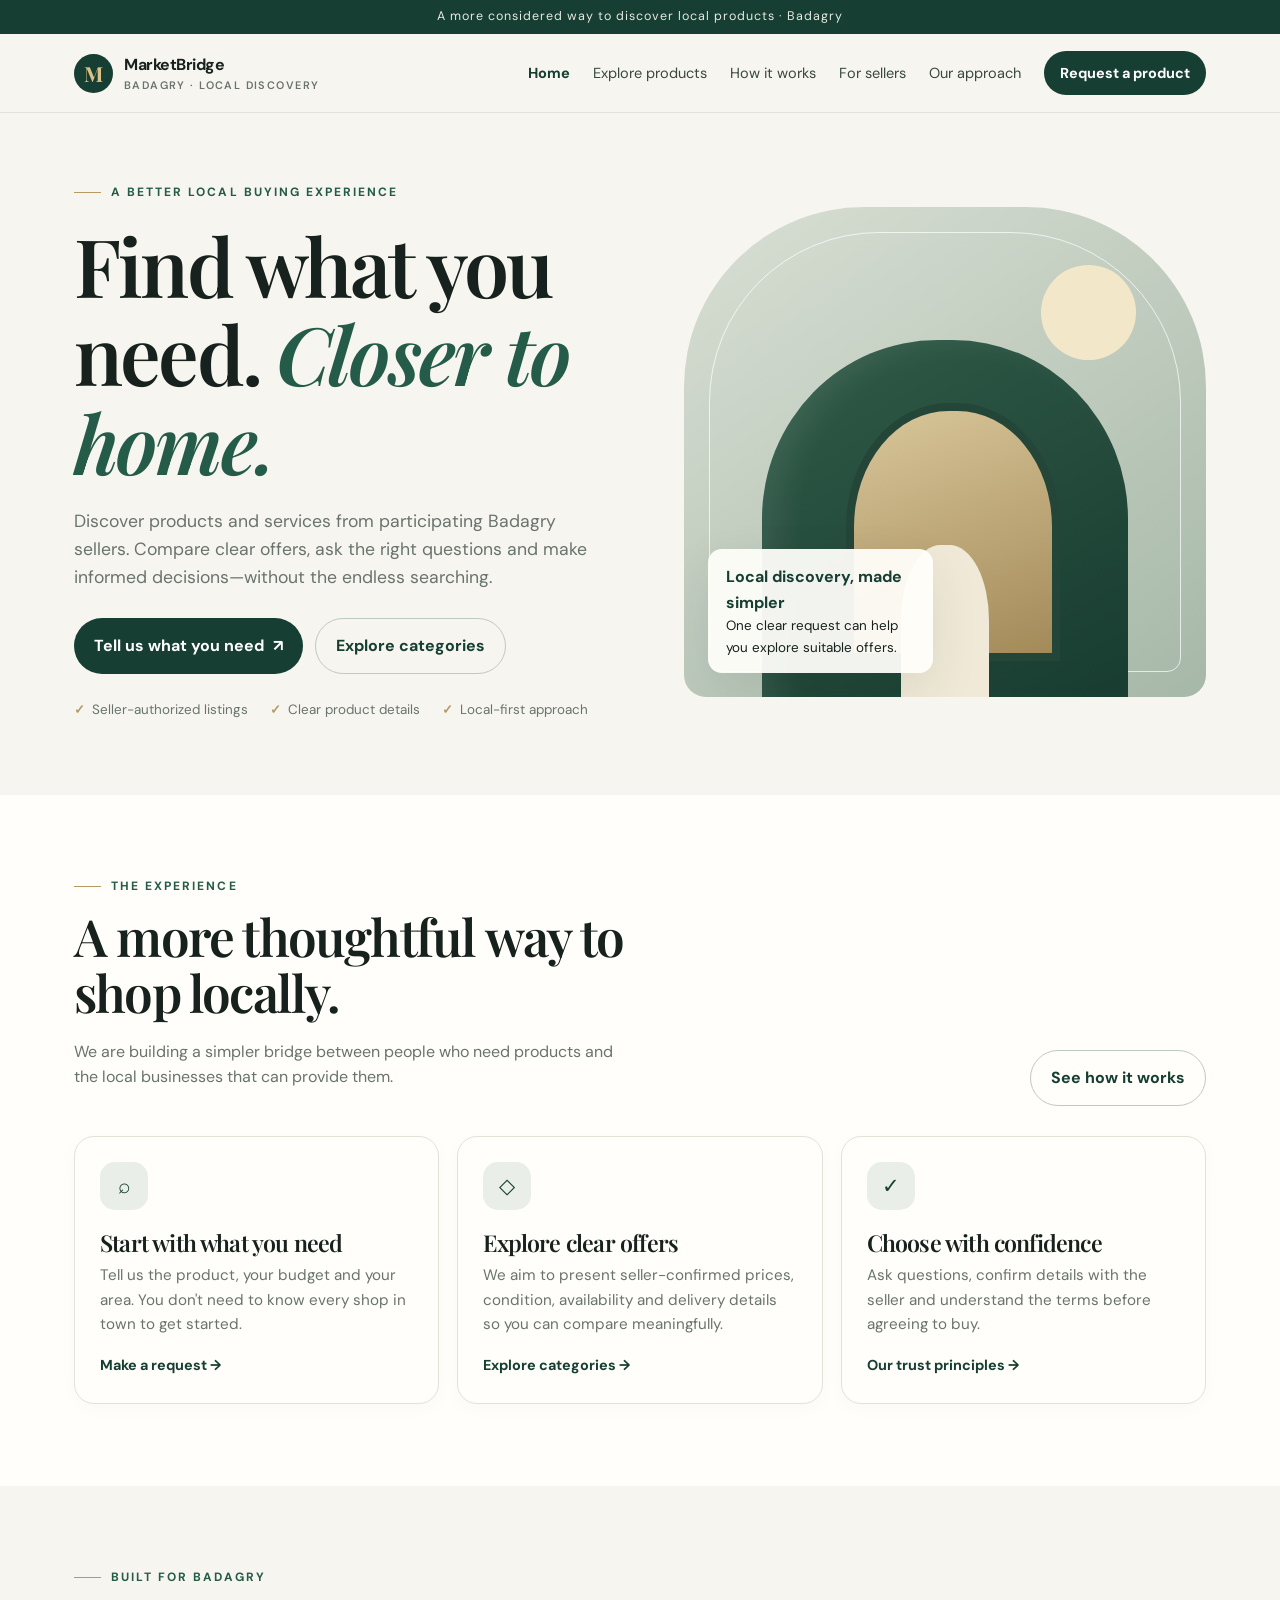
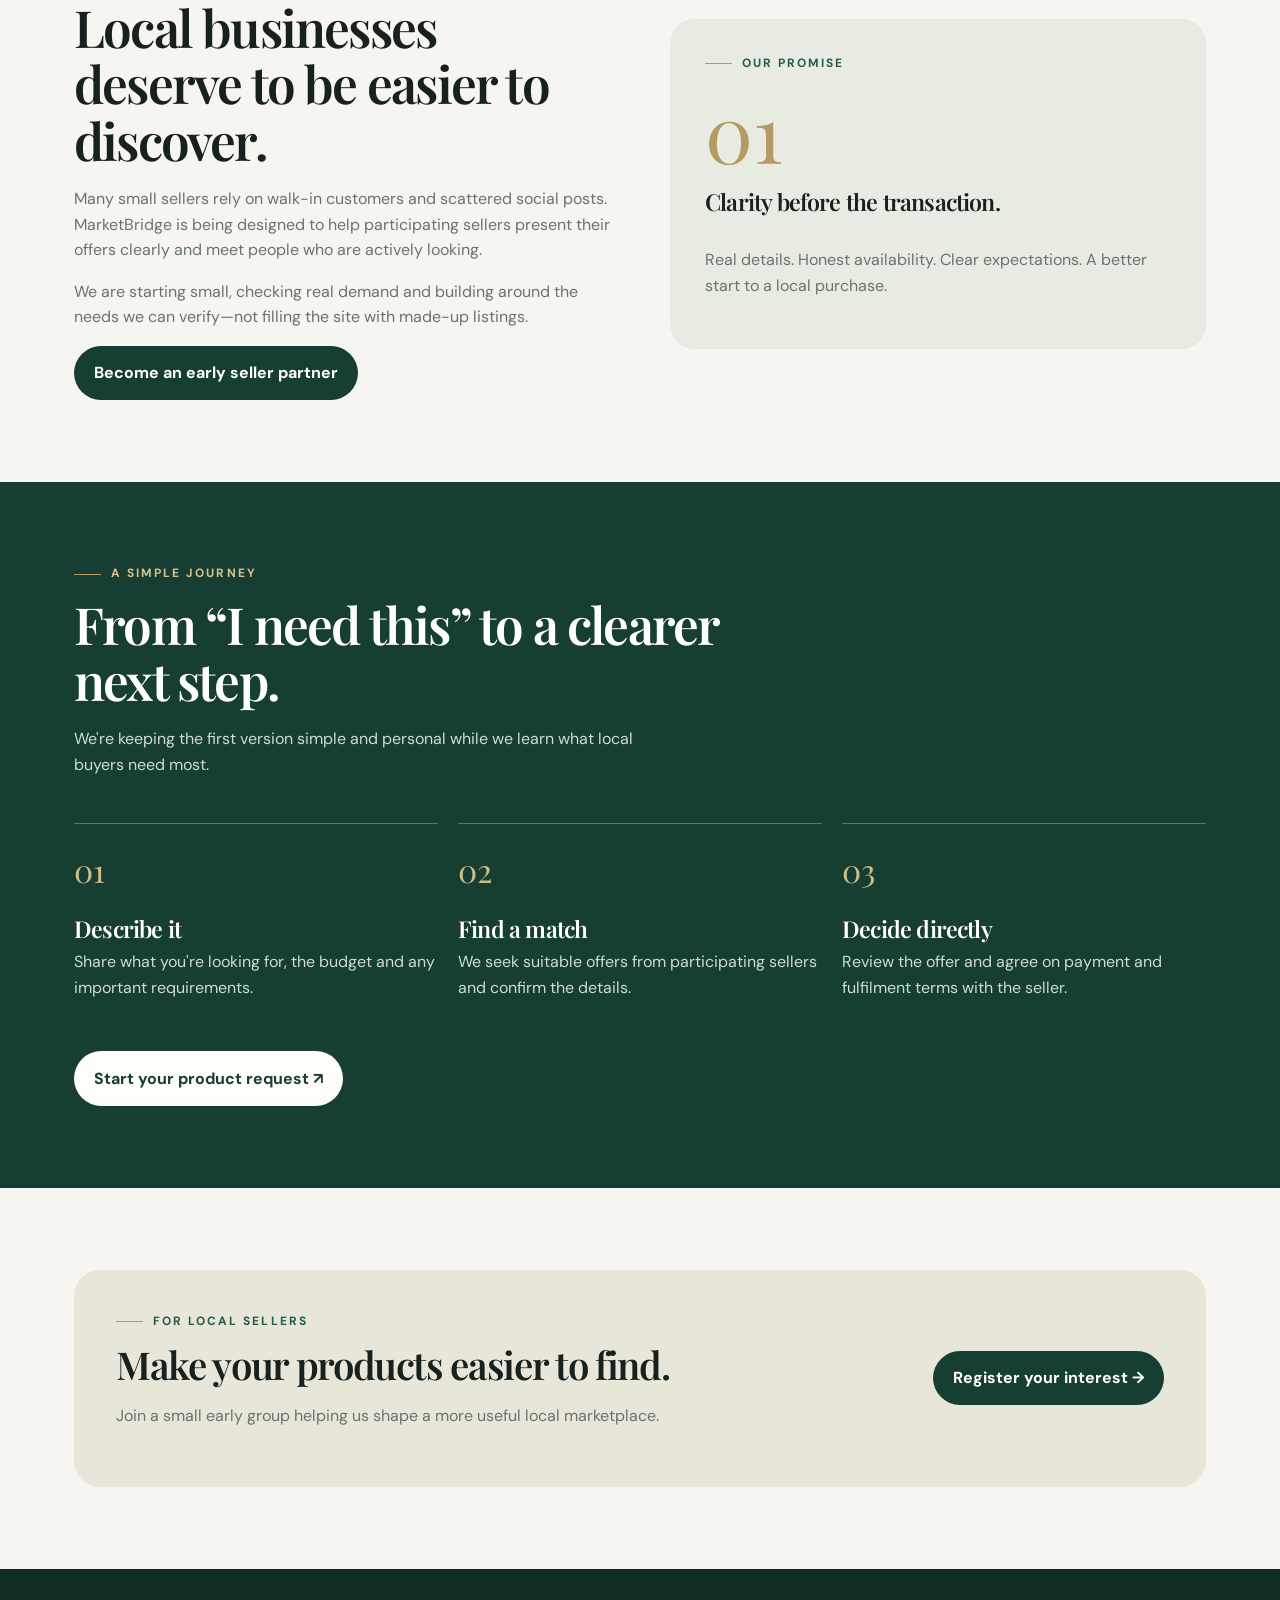
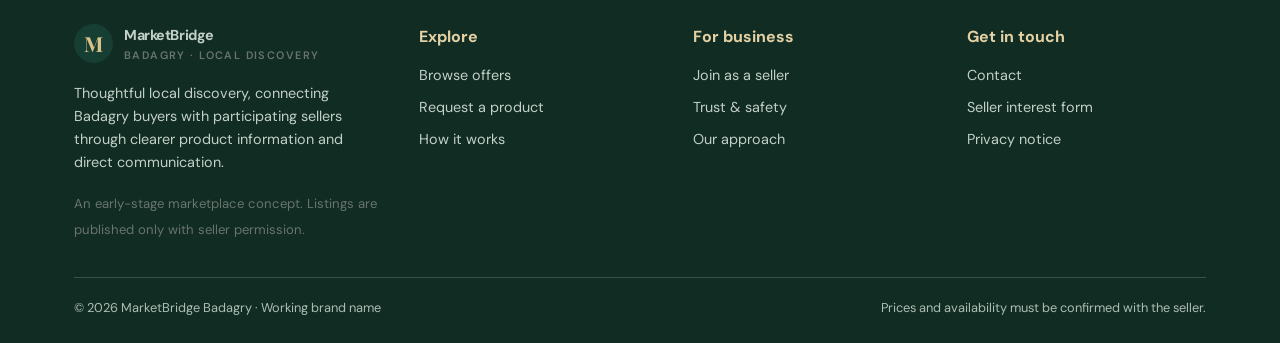
<file: index.html>
<!doctype html>
<html lang="en"><head><meta charset="utf-8"><meta name="viewport" content="width=device-width,initial-scale=1"><meta name="description" content="MarketBridge Badagry helps buyers discover products and connect with participating local sellers."><meta name="theme-color" content="#163e32"><title>Local product discovery | MarketBridge Badagry</title><link rel="stylesheet" href="styles.css"></head>
<body data-page="home"><div id="site-header"></div><main>
<section class="hero"><div class="container hero-grid"><div class="hero-copy"><span class="eyebrow">A better local buying experience</span><h1>Find what you need. <em style="color:var(--green2)">Closer to home.</em></h1><p>Discover products and services from participating Badagry sellers. Compare clear offers, ask the right questions and make informed decisions—without the endless searching.</p><div class="hero-actions"><a class="button" href="request.html">Tell us what you need <span>↗</span></a><a class="button outline" href="browse.html">Explore categories</a></div><div class="micro-proof"><span>Seller-authorized listings</span><span>Clear product details</span><span>Local-first approach</span></div></div><div class="hero-visual" role="img" aria-label="Abstract green architectural arch representing a considered local marketplace"><div class="sun-disc"></div><div class="arch"></div><div class="visual-label"><strong>Local discovery, made simpler</strong>One clear request can help you explore suitable offers.</div></div></div></section>
<section class="section white"><div class="container"><div class="section-head"><div><span class="eyebrow">The experience</span><h2>A more thoughtful way to shop locally.</h2><p>We are building a simpler bridge between people who need products and the local businesses that can provide them.</p></div><a class="button outline" href="how-it-works.html">See how it works</a></div><div class="cards"><article class="card"><div class="card-icon">⌕</div><h3>Start with what you need</h3><p>Tell us the product, your budget and your area. You don't need to know every shop in town to get started.</p><a class="card-link" href="request.html">Make a request →</a></article><article class="card"><div class="card-icon">◇</div><h3>Explore clear offers</h3><p>We aim to present seller-confirmed prices, condition, availability and delivery details so you can compare meaningfully.</p><a class="card-link" href="browse.html">Explore categories →</a></article><article class="card"><div class="card-icon">✓</div><h3>Choose with confidence</h3><p>Ask questions, confirm details with the seller and understand the terms before agreeing to buy.</p><a class="card-link" href="trust.html">Our trust principles →</a></article></div></div></section>
<section class="section"><div class="container split"><div><span class="eyebrow">Built for Badagry</span><h2>Local businesses deserve to be easier to discover.</h2><p>Many small sellers rely on walk-in customers and scattered social posts. MarketBridge is being designed to help participating sellers present their offers clearly and meet people who are actively looking.</p><p>We are starting small, checking real demand and building around the needs we can verify—not filling the site with made-up listings.</p><a class="button" href="for-sellers.html">Become an early seller partner</a></div><div class="feature-panel"><span class="eyebrow">Our promise</span><div class="feature-number">01</div><h3>Clarity before the transaction.</h3><p>Real details. Honest availability. Clear expectations. A better start to a local purchase.</p></div></div></section>
<section class="section green"><div class="container"><div class="section-head"><div><span class="eyebrow" style="color:#d8c38f">A simple journey</span><h2>From “I need this” to a clearer next step.</h2><p>We're keeping the first version simple and personal while we learn what local buyers need most.</p></div></div><div class="steps"><div class="step"><h3>Describe it</h3><p>Share what you're looking for, the budget and any important requirements.</p></div><div class="step"><h3>Find a match</h3><p>We seek suitable offers from participating sellers and confirm the details.</p></div><div class="step"><h3>Decide directly</h3><p>Review the offer and agree on payment and fulfilment terms with the seller.</p></div></div><div style="margin-top:35px"><a class="button light" href="request.html">Start your product request ↗</a></div></div></section>
<section class="section"><div class="container"><div class="cta-band"><div><span class="eyebrow">For local sellers</span><h2>Make your products easier to find.</h2><p>Join a small early group helping us shape a more useful local marketplace.</p></div><a class="button" href="seller-form.html">Register your interest →</a></div></div></section>
</main><div id="site-footer"></div><div class="toast" id="toast" role="status" aria-live="polite"></div><script src="app.js"></script></body></html>
</file>
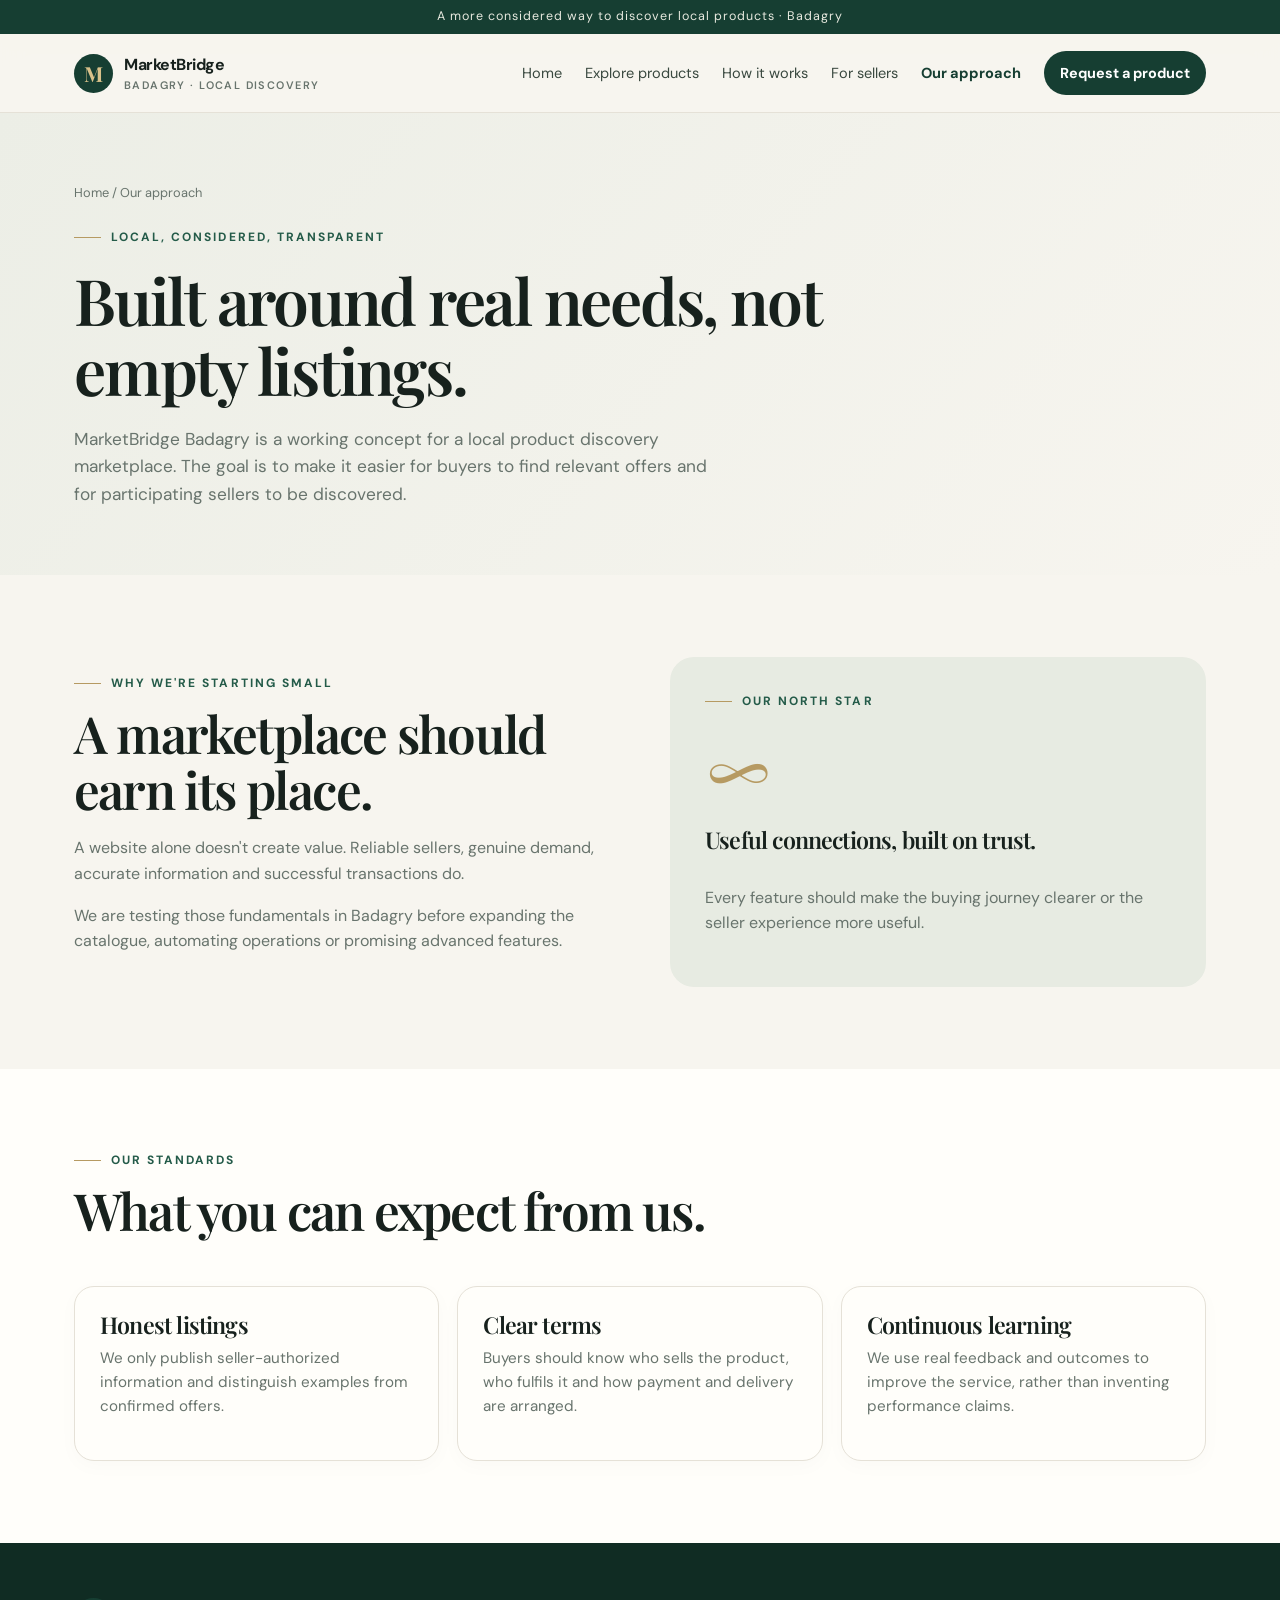
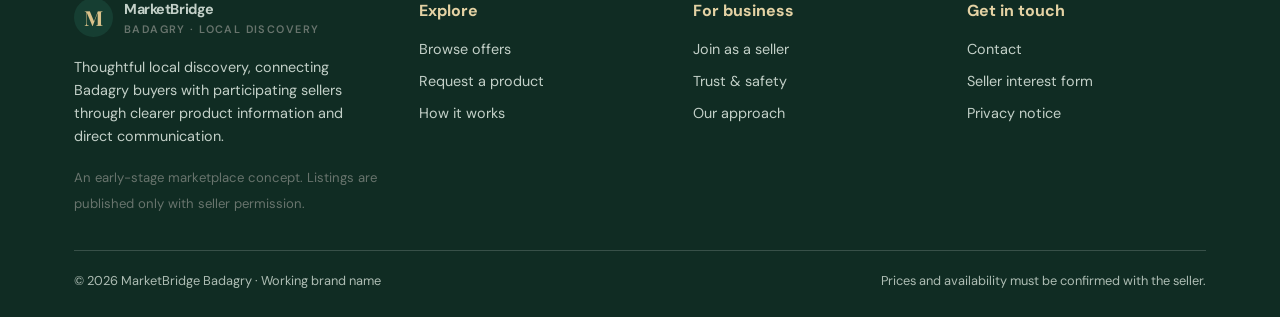
<file: about.html>
<!doctype html>
<html lang="en"><head><meta charset="utf-8"><meta name="viewport" content="width=device-width,initial-scale=1"><meta name="description" content="MarketBridge Badagry helps buyers discover products and connect with participating local sellers."><meta name="theme-color" content="#163e32"><title>Our approach | MarketBridge Badagry</title><link rel="stylesheet" href="styles.css"></head>
<body data-page="about"><div id="site-header"></div><main>
<section class="page-hero"><div class="container"><div class="breadcrumb">Home / Our approach</div><span class="eyebrow">Local, considered, transparent</span><h1>Built around real needs, not empty listings.</h1><p>MarketBridge Badagry is a working concept for a local product discovery marketplace. The goal is to make it easier for buyers to find relevant offers and for participating sellers to be discovered.</p></div></section>
<section class="section"><div class="container split"><div><span class="eyebrow">Why we're starting small</span><h2>A marketplace should earn its place.</h2><p>A website alone doesn't create value. Reliable sellers, genuine demand, accurate information and successful transactions do.</p><p>We are testing those fundamentals in Badagry before expanding the catalogue, automating operations or promising advanced features.</p></div><div class="feature-panel"><span class="eyebrow">Our north star</span><div class="feature-number">∞</div><h3>Useful connections, built on trust.</h3><p>Every feature should make the buying journey clearer or the seller experience more useful.</p></div></div></section>
<section class="section white"><div class="container"><div class="section-head"><div><span class="eyebrow">Our standards</span><h2>What you can expect from us.</h2></div></div><div class="cards"><article class="card"><h3>Honest listings</h3><p>We only publish seller-authorized information and distinguish examples from confirmed offers.</p></article><article class="card"><h3>Clear terms</h3><p>Buyers should know who sells the product, who fulfils it and how payment and delivery are arranged.</p></article><article class="card"><h3>Continuous learning</h3><p>We use real feedback and outcomes to improve the service, rather than inventing performance claims.</p></article></div></div></section>
</main><div id="site-footer"></div><div class="toast" id="toast" role="status" aria-live="polite"></div><script src="app.js"></script></body></html>
</file>
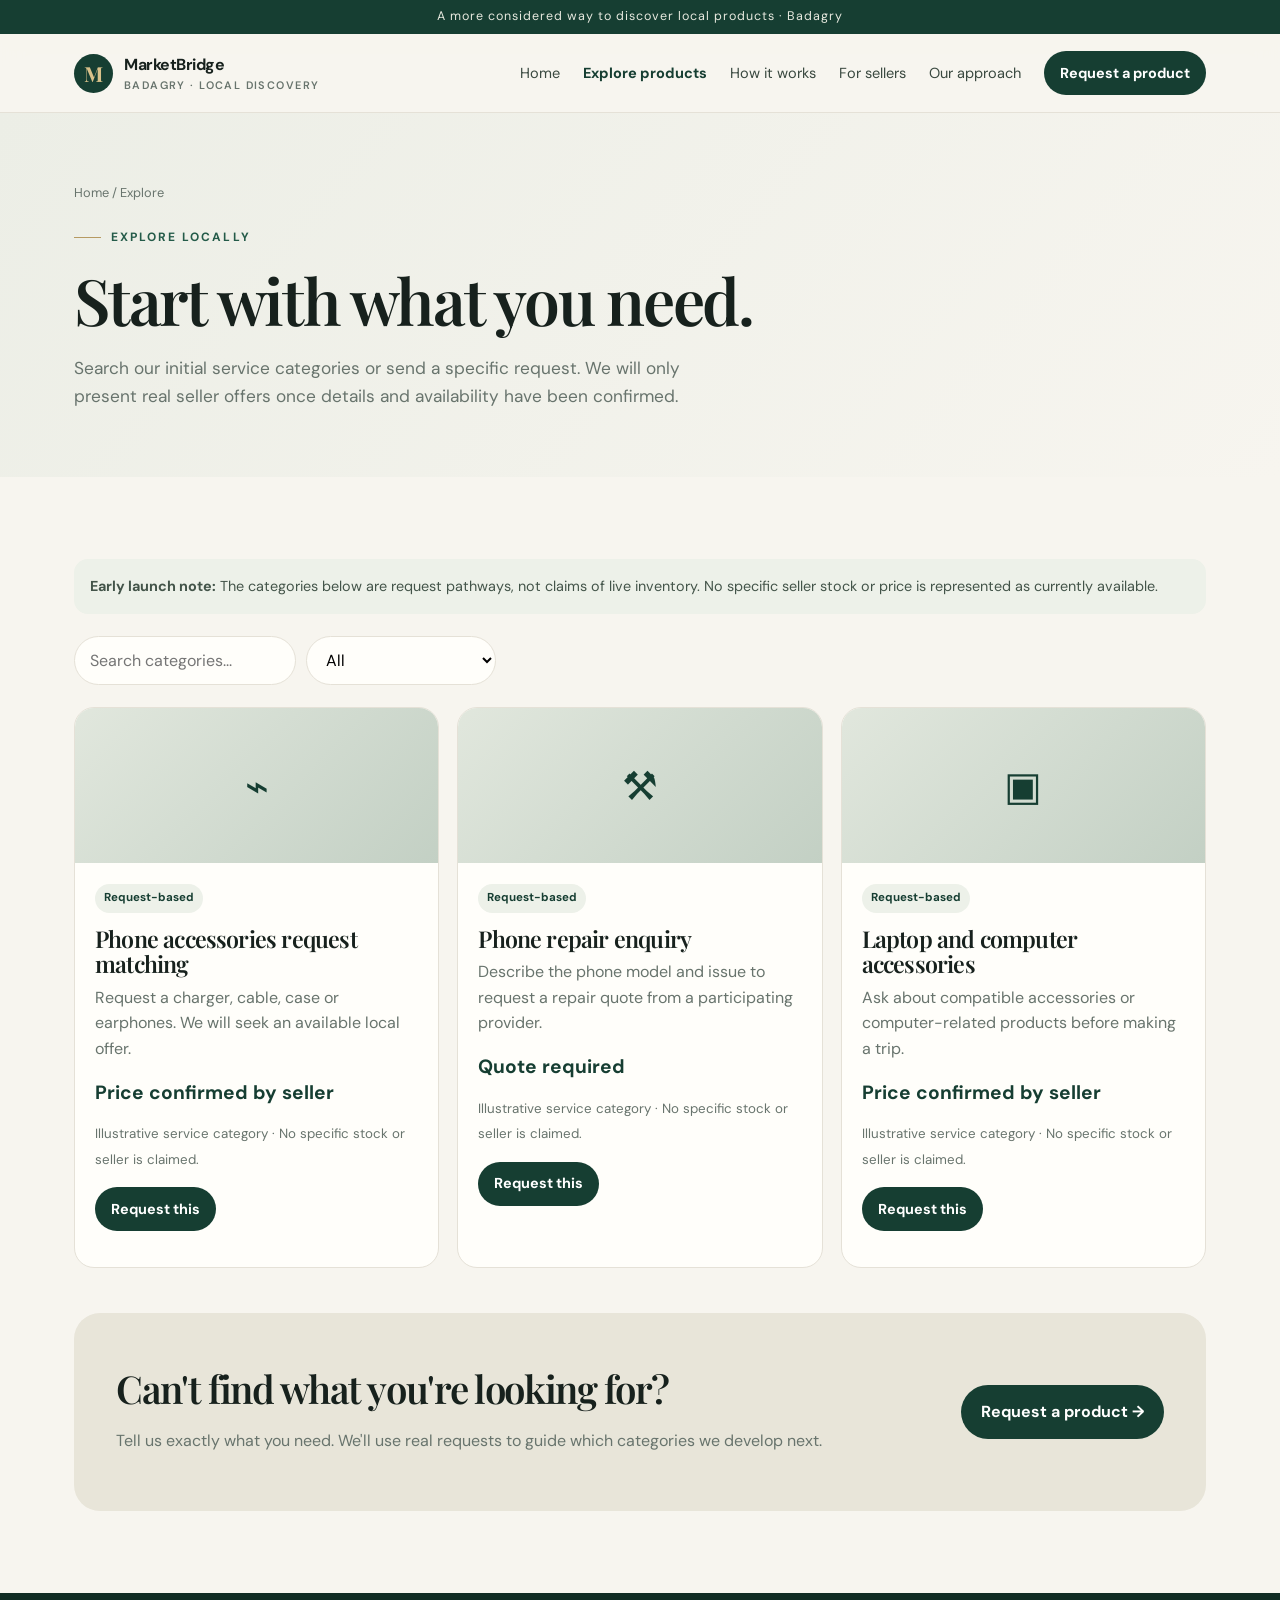
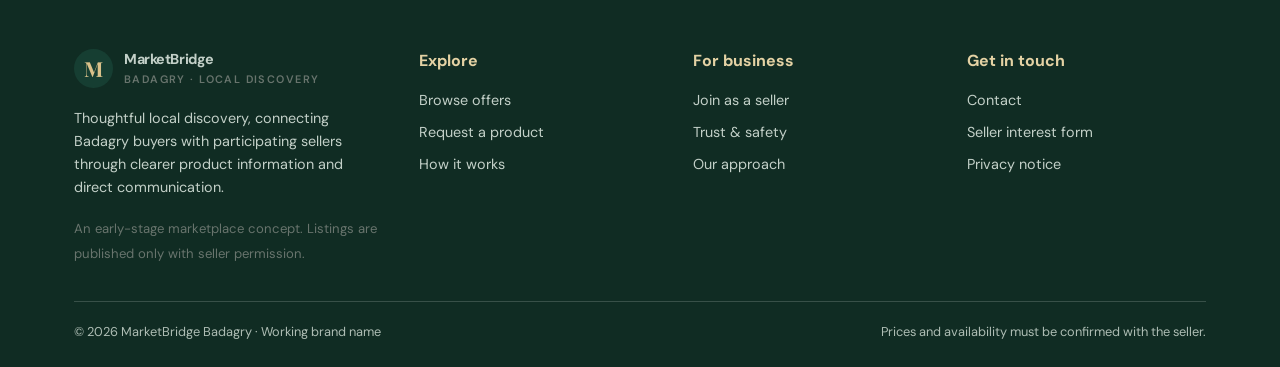
<file: browse.html>
<!doctype html>
<html lang="en"><head><meta charset="utf-8"><meta name="viewport" content="width=device-width,initial-scale=1"><meta name="description" content="MarketBridge Badagry helps buyers discover products and connect with participating local sellers."><meta name="theme-color" content="#163e32"><title>Explore products | MarketBridge Badagry</title><link rel="stylesheet" href="styles.css"></head>
<body data-page="browse"><div id="site-header"></div><main>
<section class="page-hero"><div class="container"><div class="breadcrumb">Home / Explore</div><span class="eyebrow">Explore locally</span><h1>Start with what you need.</h1><p>Search our initial service categories or send a specific request. We will only present real seller offers once details and availability have been confirmed.</p></div></section>
<section class="section"><div class="container"><div class="notice"><strong>Early launch note:</strong> The categories below are request pathways, not claims of live inventory. No specific seller stock or price is represented as currently available.</div><div class="filters"><input id="listing-search" type="search" placeholder="Search categories..." aria-label="Search categories"><select id="listing-category" aria-label="Filter by category"><option>All</option><option>Accessories</option><option>Repair services</option><option>Computing</option></select></div><div class="listing-grid" id="listing-grid"></div><div class="cta-band" style="margin-top:45px"><div><h2>Can't find what you're looking for?</h2><p>Tell us exactly what you need. We'll use real requests to guide which categories we develop next.</p></div><a class="button" href="request.html">Request a product →</a></div></div></section>
</main><div id="site-footer"></div><div class="toast" id="toast" role="status" aria-live="polite"></div><script src="app.js"></script></body></html>
</file>
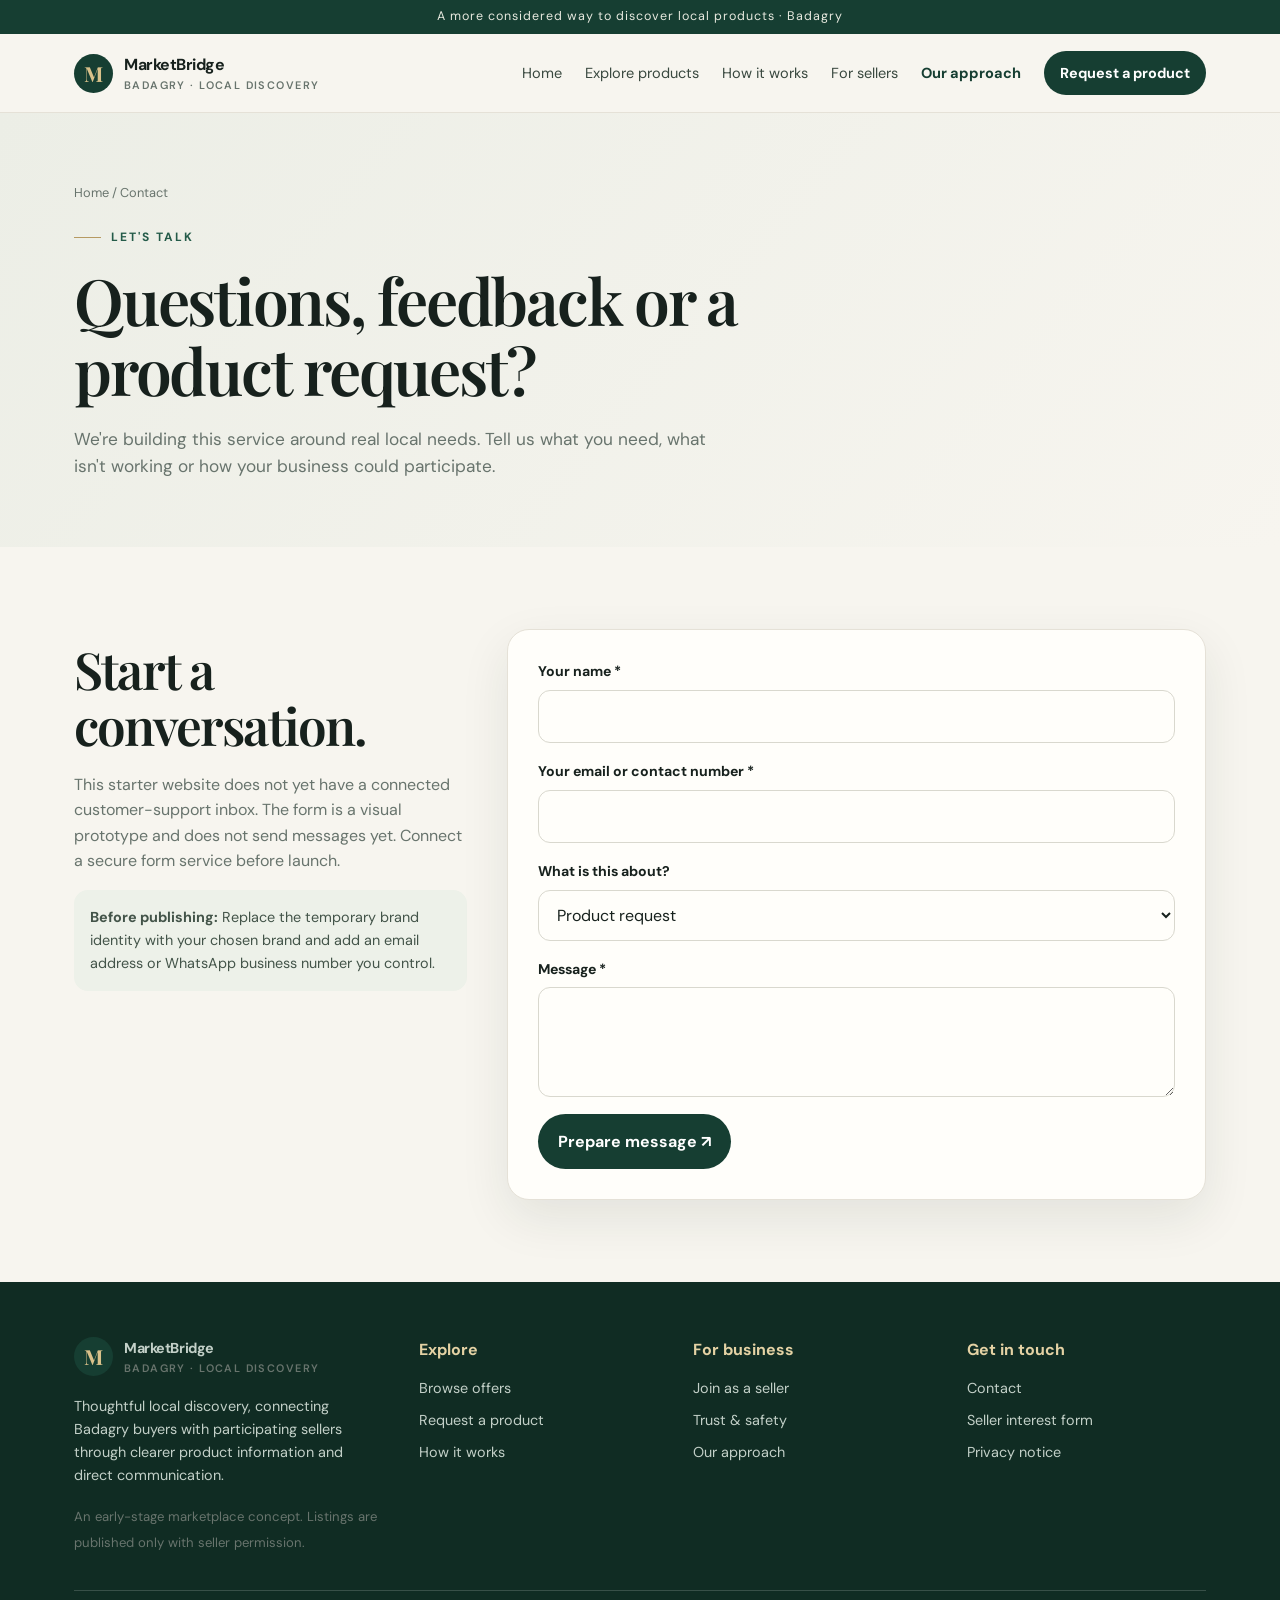
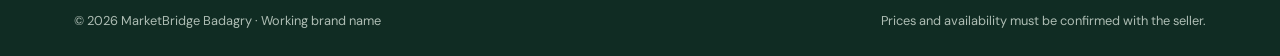
<file: contact.html>
<!doctype html>
<html lang="en"><head><meta charset="utf-8"><meta name="viewport" content="width=device-width,initial-scale=1"><meta name="description" content="MarketBridge Badagry helps buyers discover products and connect with participating local sellers."><meta name="theme-color" content="#163e32"><title>Contact | MarketBridge Badagry</title><link rel="stylesheet" href="styles.css"></head>
<body data-page="about"><div id="site-header"></div><main>
<section class="page-hero"><div class="container"><div class="breadcrumb">Home / Contact</div><span class="eyebrow">Let's talk</span><h1>Questions, feedback or a product request?</h1><p>We're building this service around real local needs. Tell us what you need, what isn't working or how your business could participate.</p></div></section>
<section class="section"><div class="container form-layout"><div><h2>Start a conversation.</h2><p>This starter website does not yet have a connected customer-support inbox. The form is a visual prototype and does not send messages yet. Connect a secure form service before launch.</p><div class="notice"><strong>Before publishing:</strong> Replace the temporary brand identity with your chosen brand and add an email address or WhatsApp business number you control.</div></div><form class="form-card" data-demo-form data-subject="MarketBridge contact enquiry"><div class="field"><label for="name">Your name *</label><input required id="name" name="Name"></div><div class="field"><label for="email">Your email or contact number *</label><input required id="email" name="Contact detail"></div><div class="field"><label for="topic">What is this about?</label><select name="Topic" id="topic"><option>Product request</option><option>Seller partnership</option><option>Feedback</option><option>Trust or safety concern</option><option>Other</option></select></div><div class="field"><label for="message">Message *</label><textarea required id="message" name="Message"></textarea></div><button type="submit">Prepare message ↗</button></form></div></section>
</main><div id="site-footer"></div><div class="toast" id="toast" role="status" aria-live="polite"></div><script src="app.js"></script></body></html>
</file>
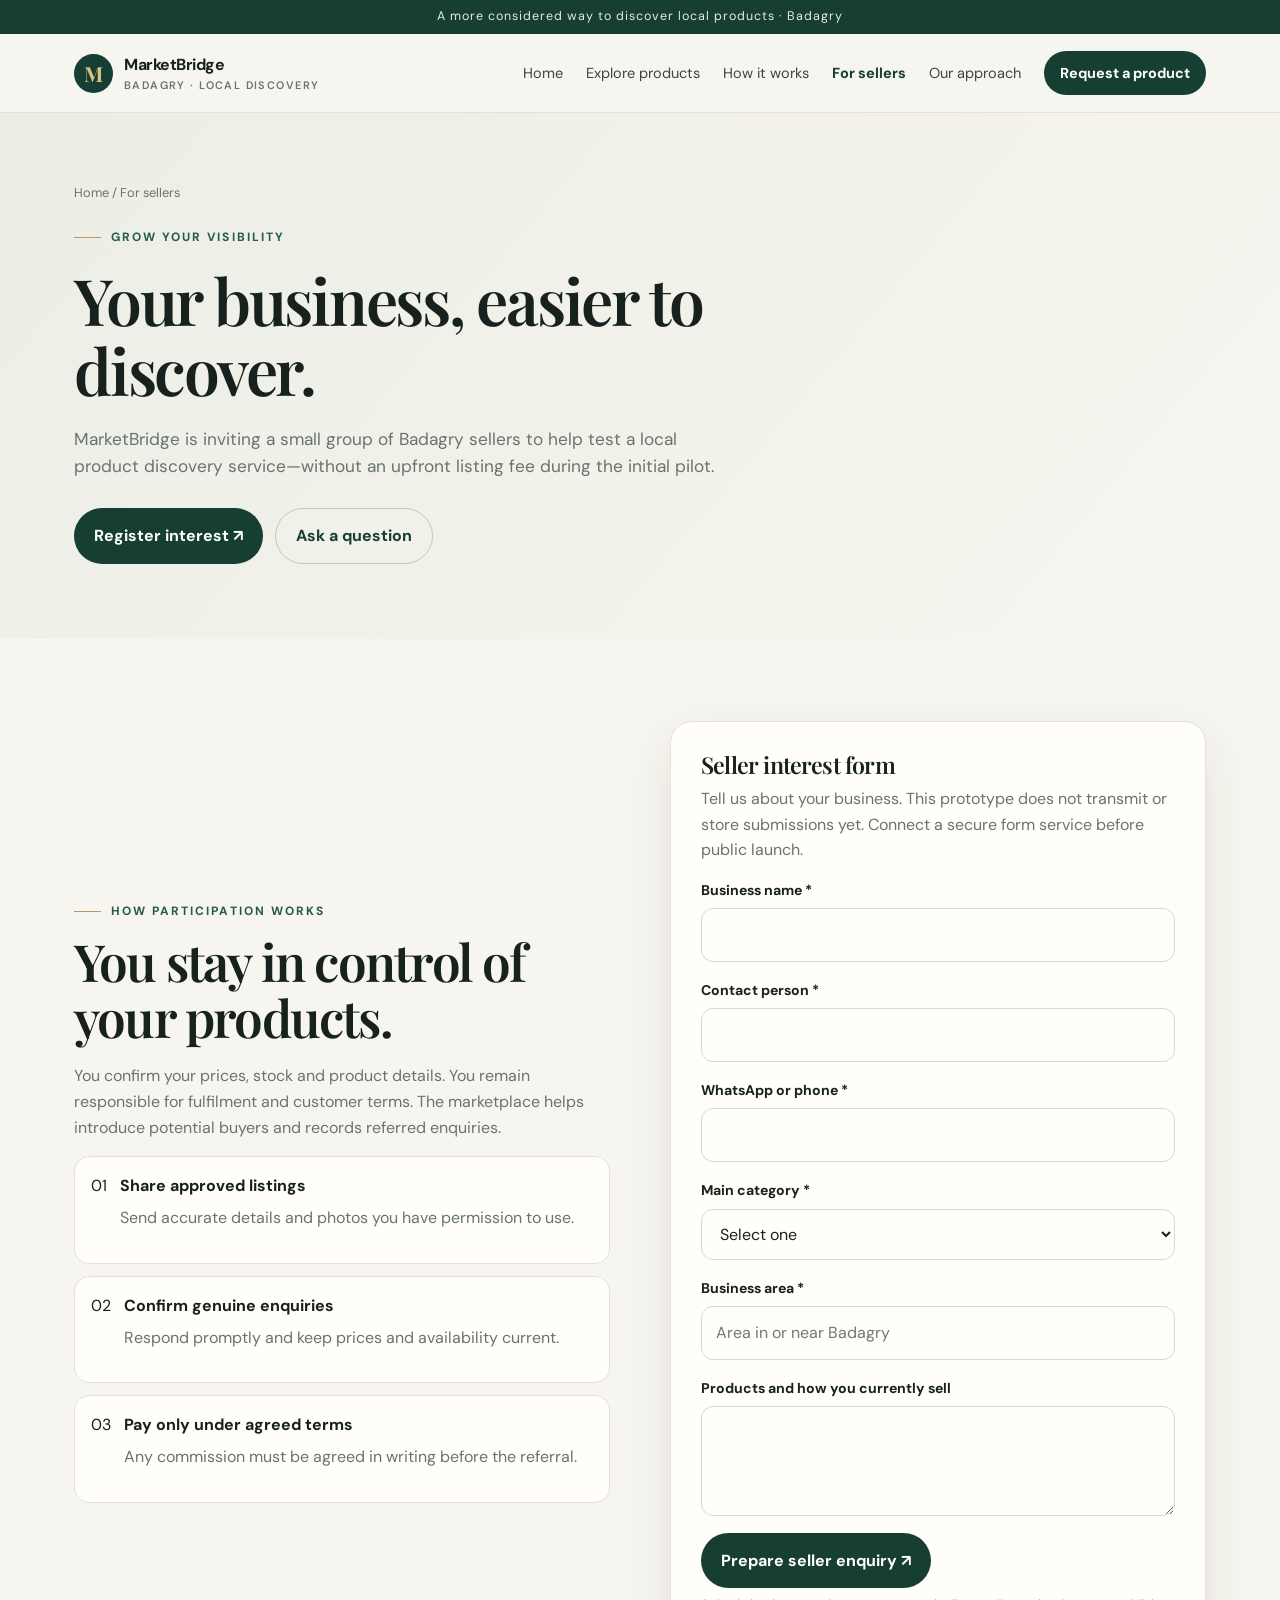
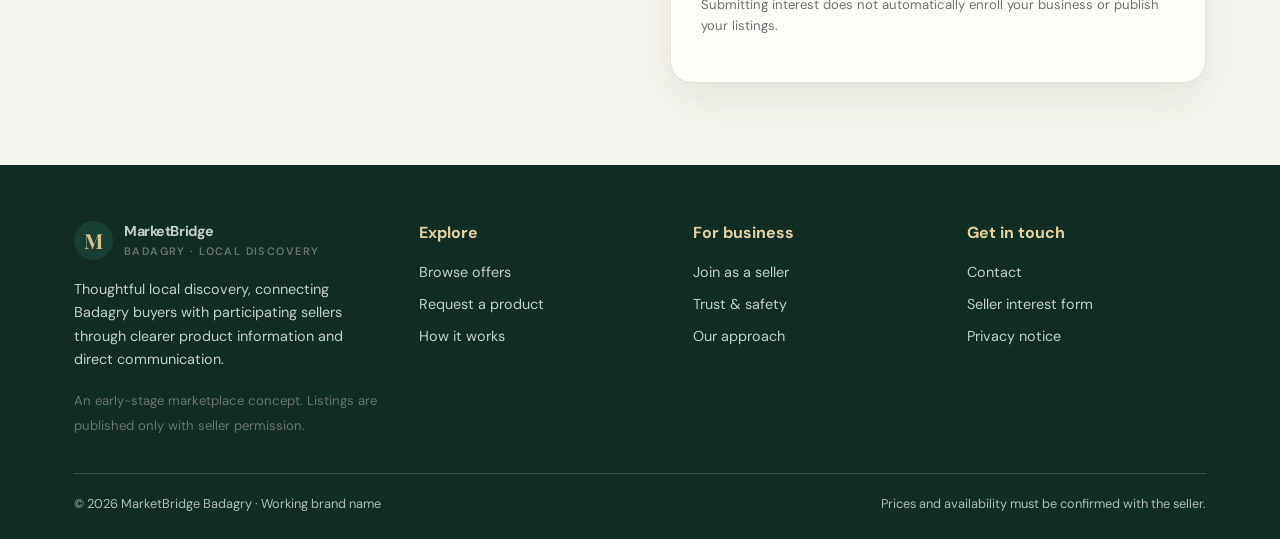
<file: for-sellers.html>
<!doctype html>
<html lang="en"><head><meta charset="utf-8"><meta name="viewport" content="width=device-width,initial-scale=1"><meta name="description" content="MarketBridge Badagry helps buyers discover products and connect with participating local sellers."><meta name="theme-color" content="#163e32"><title>For sellers | MarketBridge Badagry</title><link rel="stylesheet" href="styles.css"></head>
<body data-page="sellers"><div id="site-header"></div><main>
<section class="page-hero"><div class="container"><div class="breadcrumb">Home / For sellers</div><span class="eyebrow">Grow your visibility</span><h1>Your business, easier to discover.</h1><p>MarketBridge is inviting a small group of Badagry sellers to help test a local product discovery service—without an upfront listing fee during the initial pilot.</p><div class="hero-actions"><a class="button" href="seller-form.html">Register interest ↗</a><a class="button outline" href="contact.html">Ask a question</a></div></div></section>
<section class="section"><div class="container split"><div><span class="eyebrow">How participation works</span><h2>You stay in control of your products.</h2><p>You confirm your prices, stock and product details. You remain responsible for fulfilment and customer terms. The marketplace helps introduce potential buyers and records referred enquiries.</p><div class="contact-list"><div class="contact-item"><span>01</span><div><strong>Share approved listings</strong><p>Send accurate details and photos you have permission to use.</p></div></div><div class="contact-item"><span>02</span><div><strong>Confirm genuine enquiries</strong><p>Respond promptly and keep prices and availability current.</p></div></div><div class="contact-item"><span>03</span><div><strong>Pay only under agreed terms</strong><p>Any commission must be agreed in writing before the referral.</p></div></div></div></div><form class="form-card" data-demo-form data-subject="MarketBridge seller interest"><h3>Seller interest form</h3><p>Tell us about your business. This prototype does not transmit or store submissions yet. Connect a secure form service before public launch.</p><div class="field"><label for="business">Business name *</label><input required id="business" name="Business name"></div><div class="field"><label for="seller-name">Contact person *</label><input required id="seller-name" name="Contact person"></div><div class="field"><label for="seller-phone">WhatsApp or phone *</label><input required id="seller-phone" name="Contact number"></div><div class="field"><label for="seller-category">Main category *</label><select required id="seller-category" name="Main category"><option value="">Select one</option><option>Phone accessories</option><option>Phones and electronics</option><option>Repairs and services</option><option>Computers</option><option>Fashion</option><option>Home products</option><option>Other</option></select></div><div class="field"><label for="seller-location">Business area *</label><input required id="seller-location" name="Business area" placeholder="Area in or near Badagry"></div><div class="field"><label for="seller-details">Products and how you currently sell</label><textarea id="seller-details" name="Products and selling method"></textarea></div><button type="submit">Prepare seller enquiry ↗</button><p class="small-note">Submitting interest does not automatically enroll your business or publish your listings.</p></form></div></section>
</main><div id="site-footer"></div><div class="toast" id="toast" role="status" aria-live="polite"></div><script src="app.js"></script></body></html>
</file>
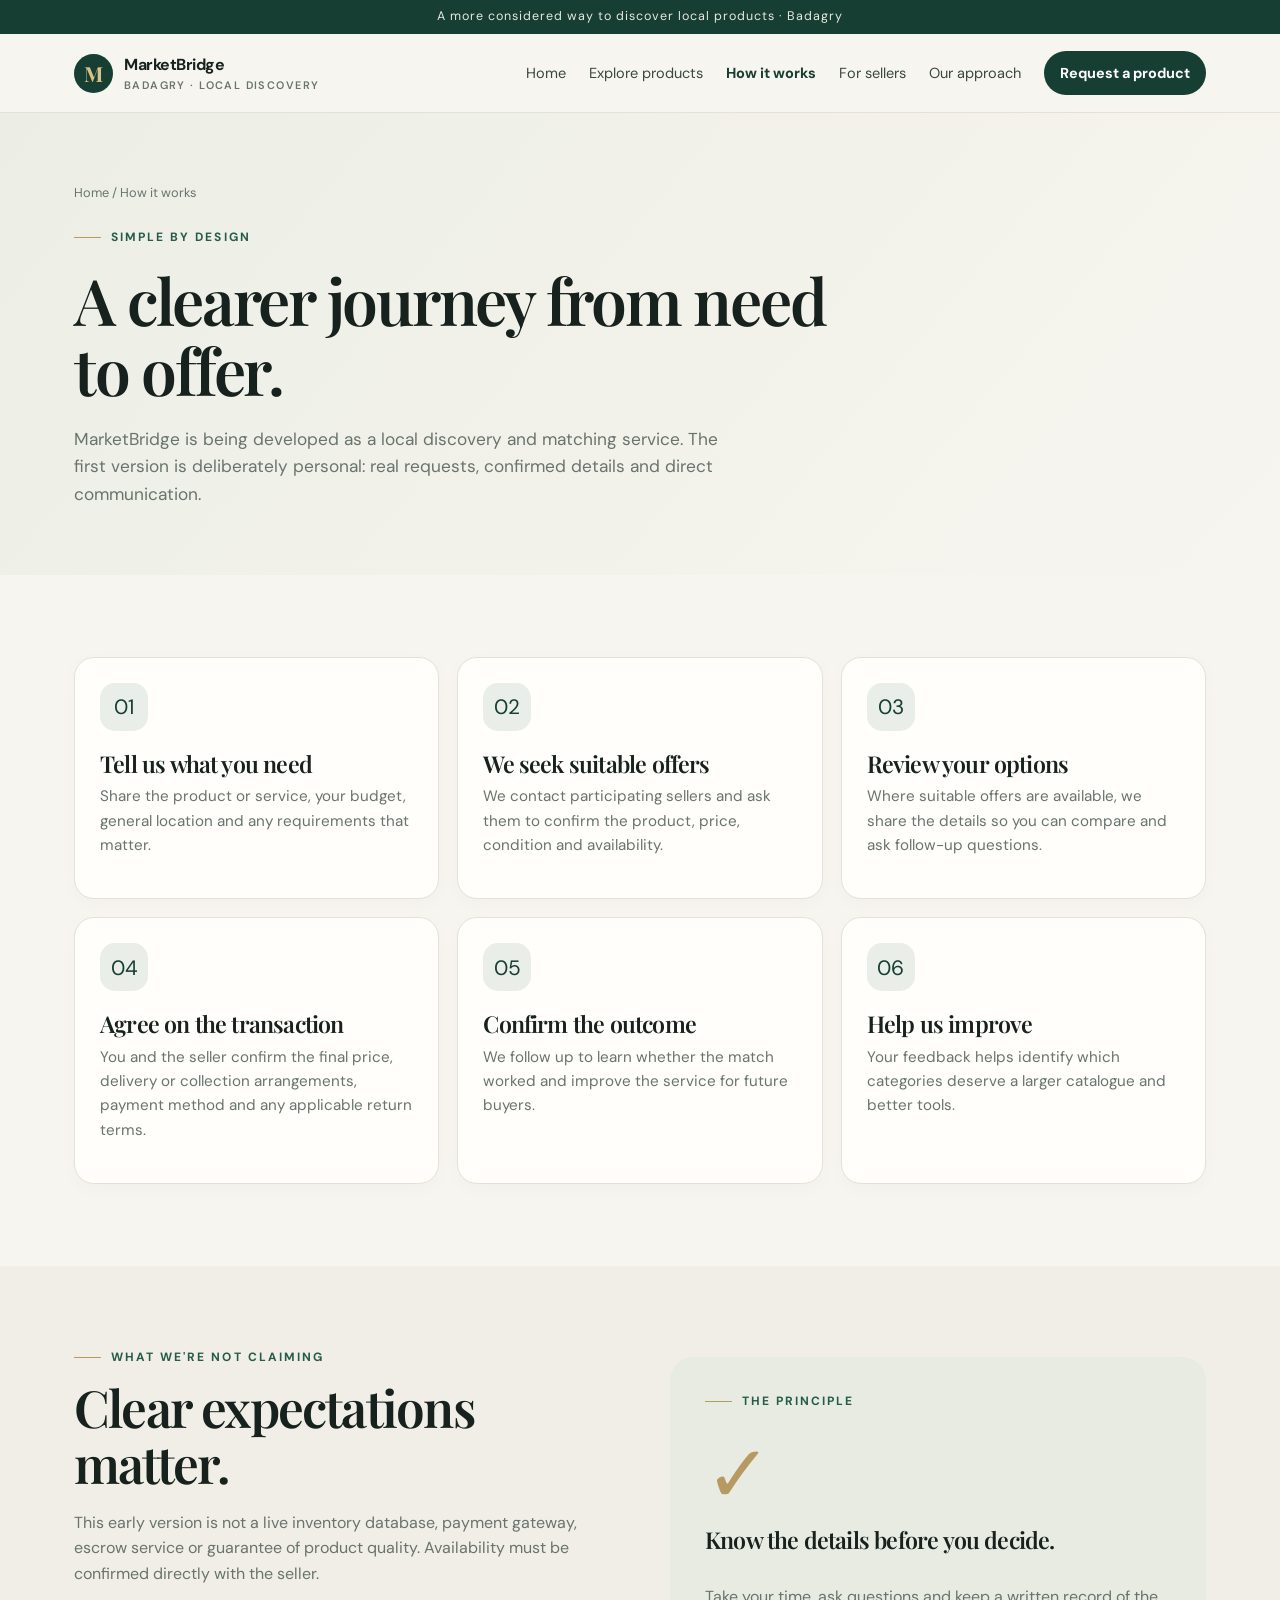
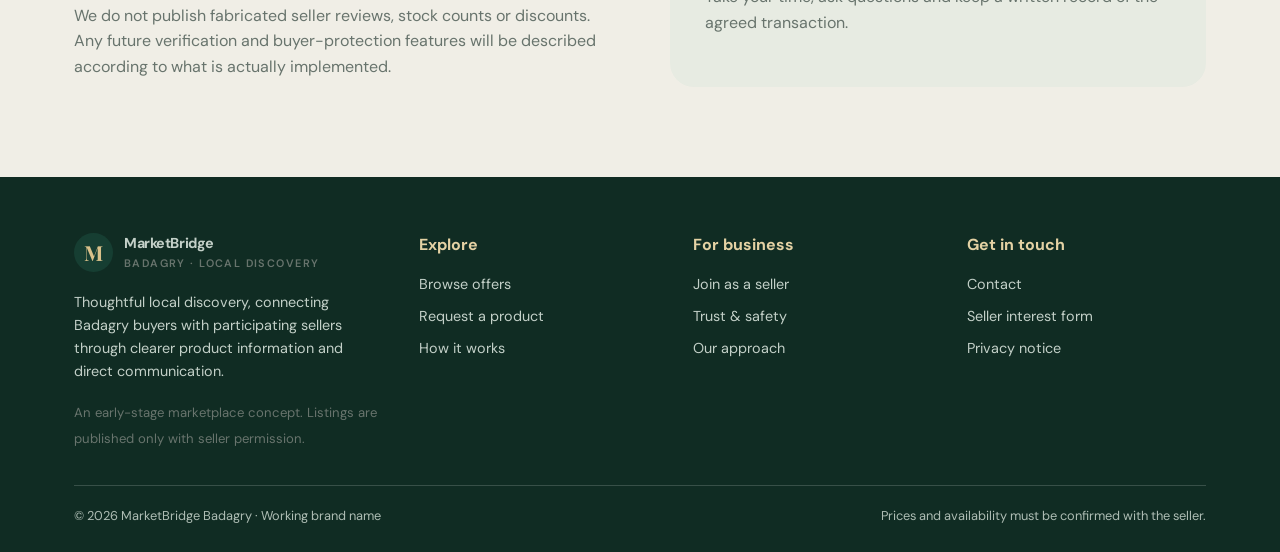
<file: how-it-works.html>
<!doctype html>
<html lang="en"><head><meta charset="utf-8"><meta name="viewport" content="width=device-width,initial-scale=1"><meta name="description" content="MarketBridge Badagry helps buyers discover products and connect with participating local sellers."><meta name="theme-color" content="#163e32"><title>How it works | MarketBridge Badagry</title><link rel="stylesheet" href="styles.css"></head>
<body data-page="how"><div id="site-header"></div><main>
<section class="page-hero"><div class="container"><div class="breadcrumb">Home / How it works</div><span class="eyebrow">Simple by design</span><h1>A clearer journey from need to offer.</h1><p>MarketBridge is being developed as a local discovery and matching service. The first version is deliberately personal: real requests, confirmed details and direct communication.</p></div></section>
<section class="section"><div class="container"><div class="cards"><article class="card"><div class="card-icon">01</div><h3>Tell us what you need</h3><p>Share the product or service, your budget, general location and any requirements that matter.</p></article><article class="card"><div class="card-icon">02</div><h3>We seek suitable offers</h3><p>We contact participating sellers and ask them to confirm the product, price, condition and availability.</p></article><article class="card"><div class="card-icon">03</div><h3>Review your options</h3><p>Where suitable offers are available, we share the details so you can compare and ask follow-up questions.</p></article><article class="card"><div class="card-icon">04</div><h3>Agree on the transaction</h3><p>You and the seller confirm the final price, delivery or collection arrangements, payment method and any applicable return terms.</p></article><article class="card"><div class="card-icon">05</div><h3>Confirm the outcome</h3><p>We follow up to learn whether the match worked and improve the service for future buyers.</p></article><article class="card"><div class="card-icon">06</div><h3>Help us improve</h3><p>Your feedback helps identify which categories deserve a larger catalogue and better tools.</p></article></div></div></section>
<section class="section muted-bg"><div class="container split"><div><span class="eyebrow">What we're not claiming</span><h2>Clear expectations matter.</h2><p>This early version is not a live inventory database, payment gateway, escrow service or guarantee of product quality. Availability must be confirmed directly with the seller.</p><p>We do not publish fabricated seller reviews, stock counts or discounts. Any future verification and buyer-protection features will be described according to what is actually implemented.</p></div><div class="feature-panel"><span class="eyebrow">The principle</span><div class="feature-number">✓</div><h3>Know the details before you decide.</h3><p>Take your time, ask questions and keep a written record of the agreed transaction.</p></div></div></section>
</main><div id="site-footer"></div><div class="toast" id="toast" role="status" aria-live="polite"></div><script src="app.js"></script></body></html>
</file>
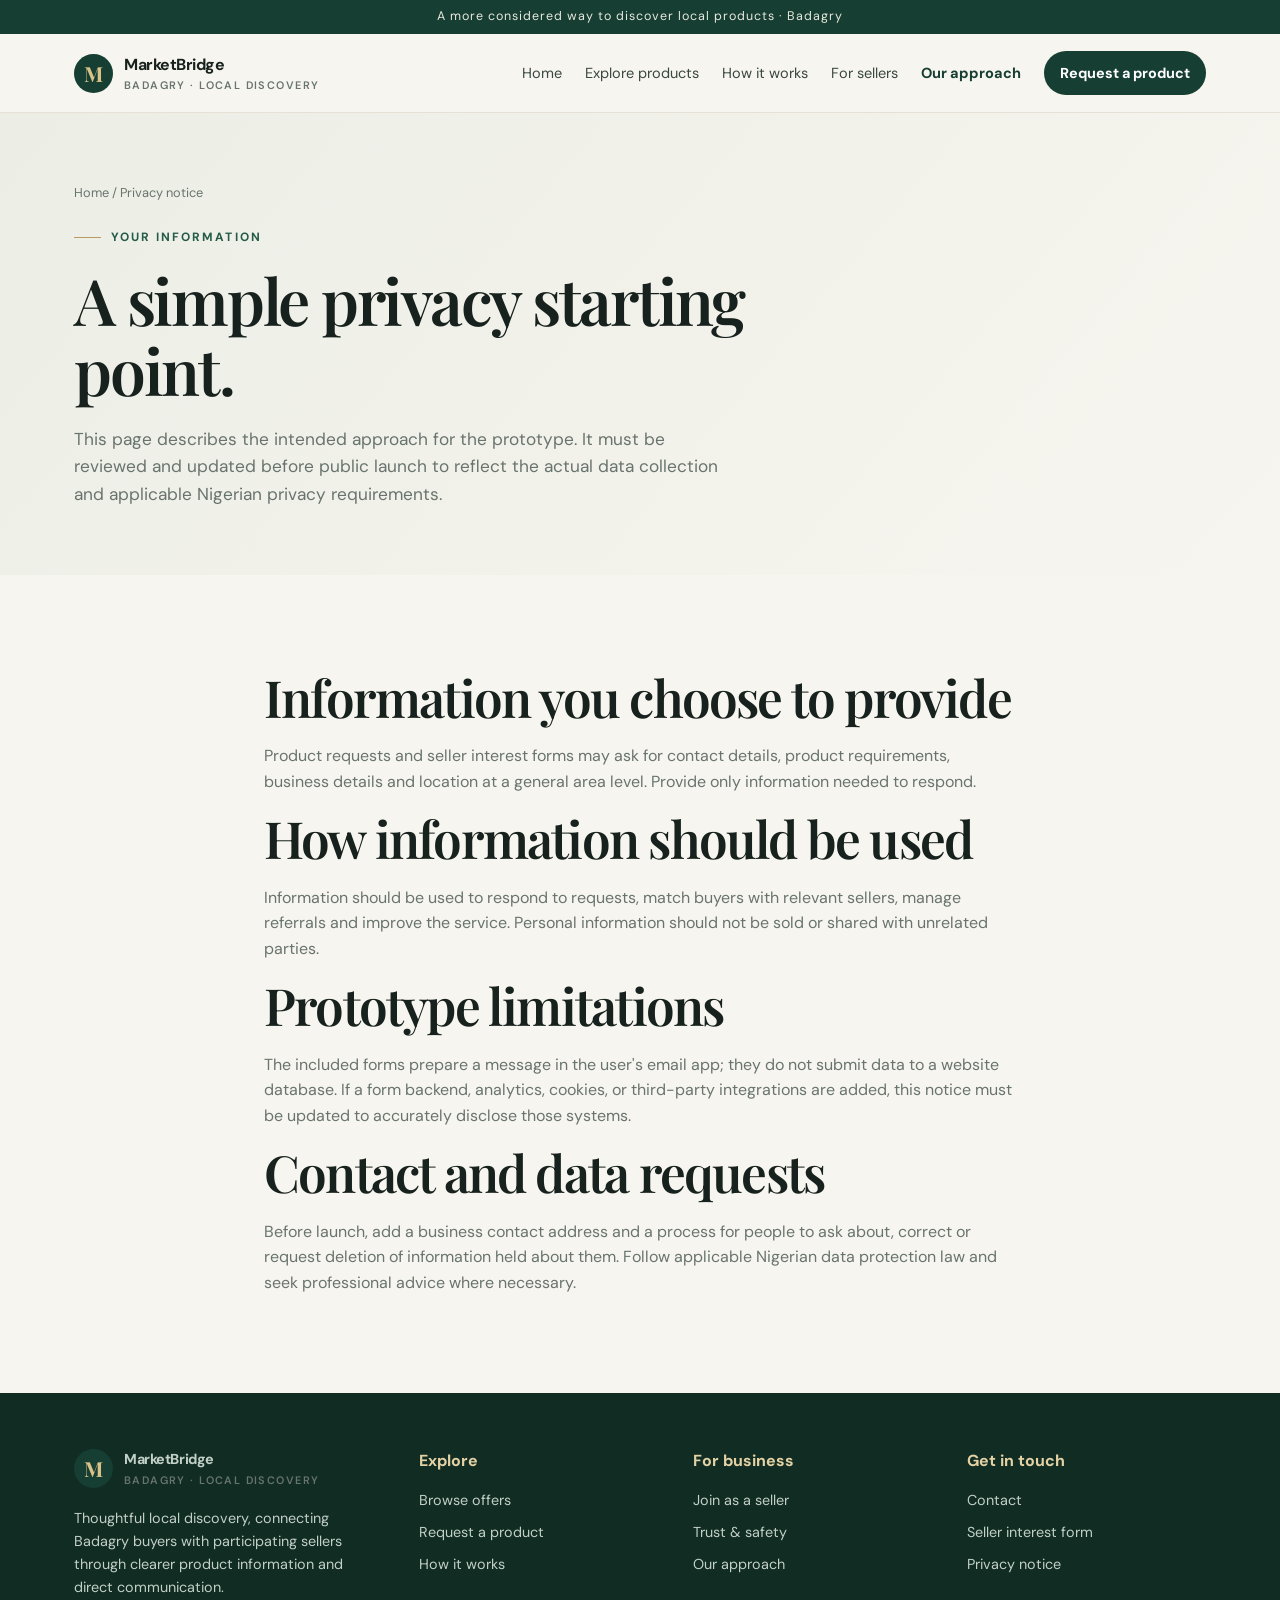
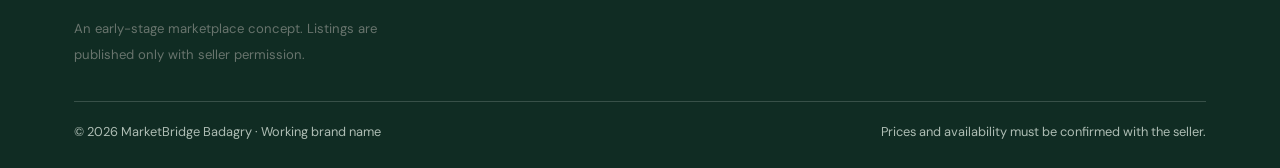
<file: privacy.html>
<!doctype html>
<html lang="en"><head><meta charset="utf-8"><meta name="viewport" content="width=device-width,initial-scale=1"><meta name="description" content="MarketBridge Badagry helps buyers discover products and connect with participating local sellers."><meta name="theme-color" content="#163e32"><title>Privacy notice | MarketBridge Badagry</title><link rel="stylesheet" href="styles.css"></head>
<body data-page="about"><div id="site-header"></div><main>
<section class="page-hero"><div class="container"><div class="breadcrumb">Home / Privacy notice</div><span class="eyebrow">Your information</span><h1>A simple privacy starting point.</h1><p>This page describes the intended approach for the prototype. It must be reviewed and updated before public launch to reflect the actual data collection and applicable Nigerian privacy requirements.</p></div></section>
<section class="section"><div class="container" style="max-width:800px"><h2>Information you choose to provide</h2><p>Product requests and seller interest forms may ask for contact details, product requirements, business details and location at a general area level. Provide only information needed to respond.</p><h2>How information should be used</h2><p>Information should be used to respond to requests, match buyers with relevant sellers, manage referrals and improve the service. Personal information should not be sold or shared with unrelated parties.</p><h2>Prototype limitations</h2><p>The included forms prepare a message in the user's email app; they do not submit data to a website database. If a form backend, analytics, cookies, or third-party integrations are added, this notice must be updated to accurately disclose those systems.</p><h2>Contact and data requests</h2><p>Before launch, add a business contact address and a process for people to ask about, correct or request deletion of information held about them. Follow applicable Nigerian data protection law and seek professional advice where necessary.</p></div></section>
</main><div id="site-footer"></div><div class="toast" id="toast" role="status" aria-live="polite"></div><script src="app.js"></script></body></html>
</file>
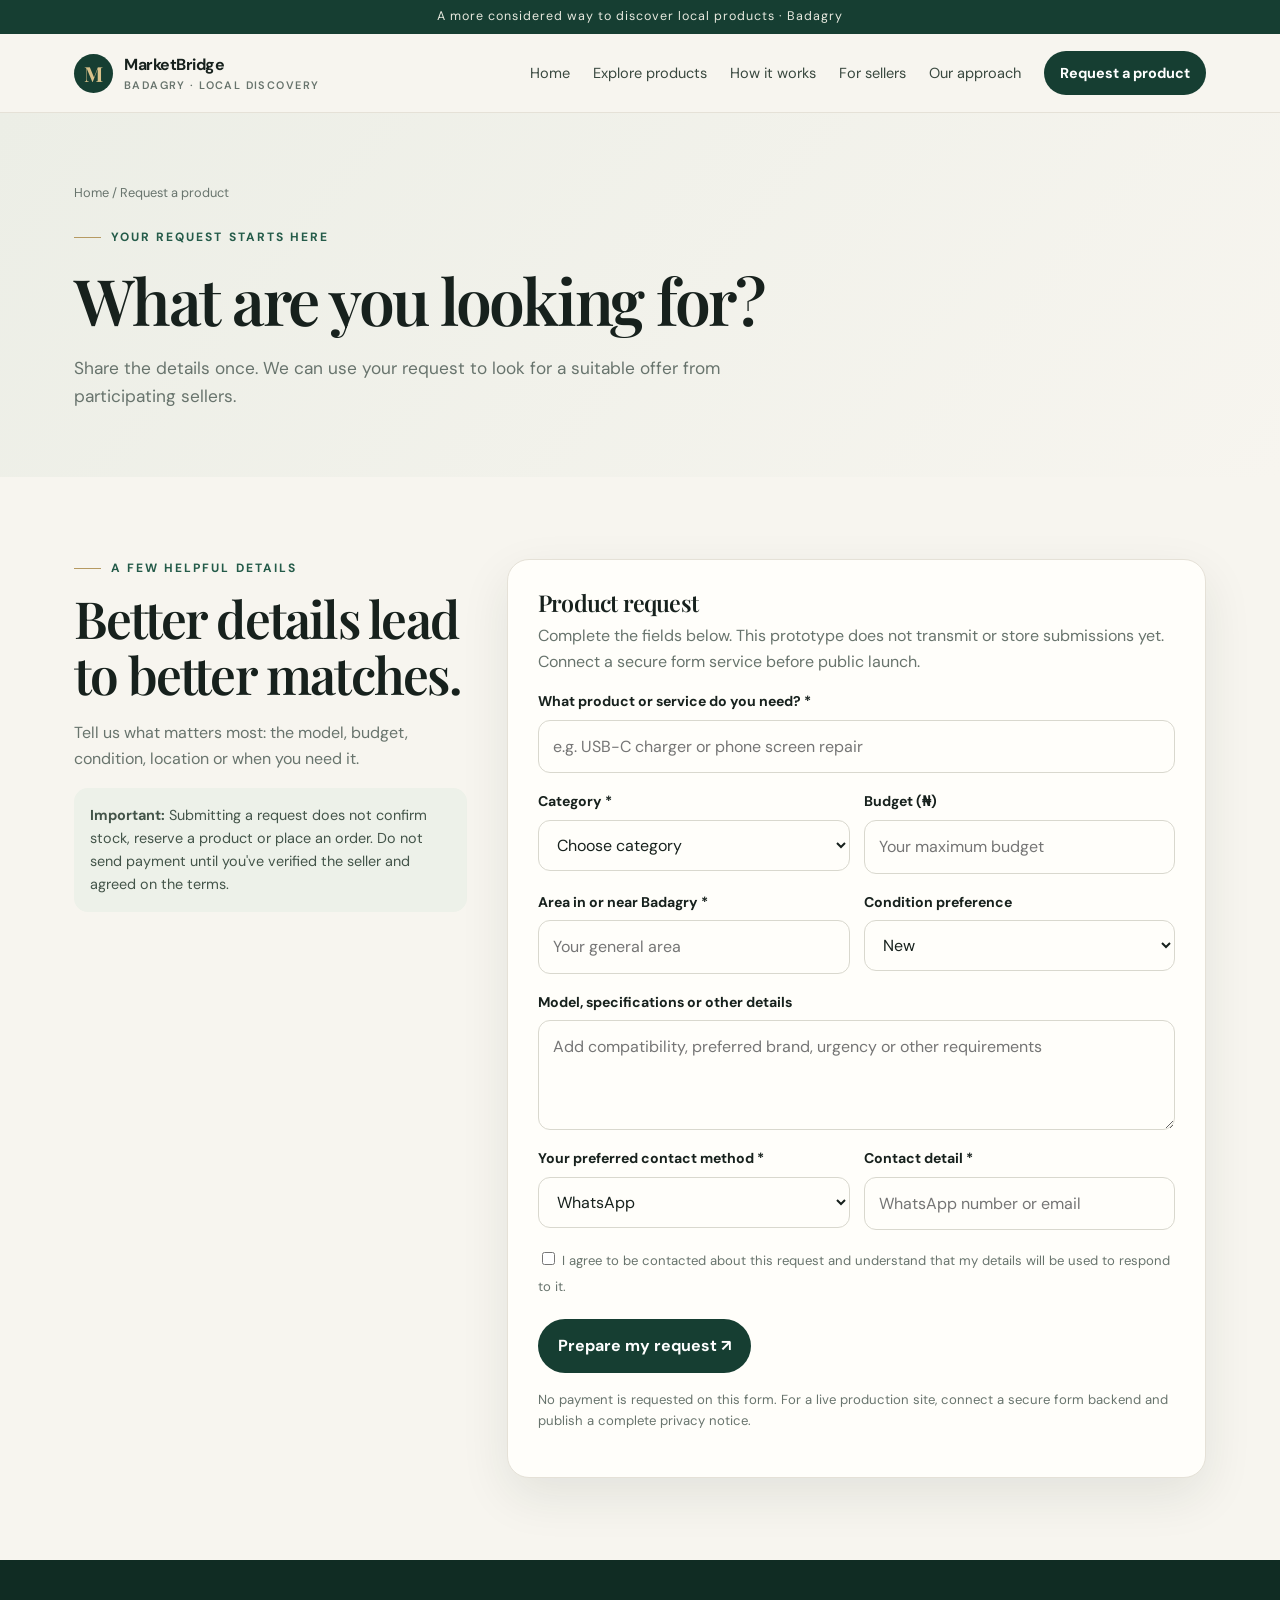
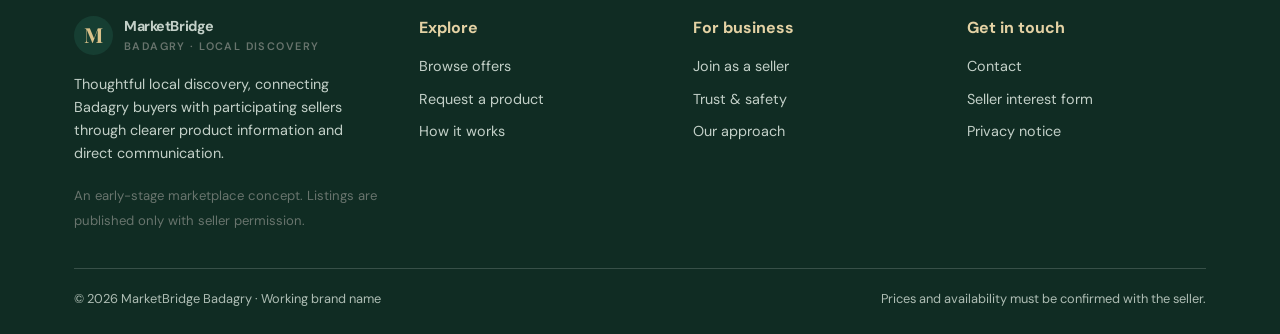
<file: request.html>
<!doctype html>
<html lang="en"><head><meta charset="utf-8"><meta name="viewport" content="width=device-width,initial-scale=1"><meta name="description" content="MarketBridge Badagry helps buyers discover products and connect with participating local sellers."><meta name="theme-color" content="#163e32"><title>Request a product | MarketBridge Badagry</title><link rel="stylesheet" href="styles.css"></head>
<body data-page="request"><div id="site-header"></div><main>
<section class="page-hero"><div class="container"><div class="breadcrumb">Home / Request a product</div><span class="eyebrow">Your request starts here</span><h1>What are you looking for?</h1><p>Share the details once. We can use your request to look for a suitable offer from participating sellers.</p></div></section>
<section class="section"><div class="container form-layout"><aside><span class="eyebrow">A few helpful details</span><h2>Better details lead to better matches.</h2><p>Tell us what matters most: the model, budget, condition, location or when you need it.</p><div class="notice"><strong>Important:</strong> Submitting a request does not confirm stock, reserve a product or place an order. Do not send payment until you've verified the seller and agreed on the terms.</div></aside><form class="form-card" data-demo-form data-subject="MarketBridge product request"><h3>Product request</h3><p>Complete the fields below. This prototype does not transmit or store submissions yet. Connect a secure form service before public launch.</p><div class="field"><label for="product">What product or service do you need? *</label><input required id="product" name="Product or service" placeholder="e.g. USB-C charger or phone screen repair"></div><div class="form-grid"><div class="field"><label for="request-category">Category *</label><select required id="request-category" name="Category"><option value="">Choose category</option><option>Accessories</option><option>Repair services</option><option>Computing</option><option>Fashion</option><option>Home and household</option><option>Other</option></select></div><div class="field"><label for="budget">Budget (₦)</label><input id="budget" name="Budget (NGN)" inputmode="numeric" placeholder="Your maximum budget"></div><div class="field"><label for="area">Area in or near Badagry *</label><input required id="area" name="Area" placeholder="Your general area"></div><div class="field"><label for="condition">Condition preference</label><select id="condition" name="Condition"><option>New</option><option>Used</option><option>Either</option><option>Not applicable</option></select></div></div><div class="field"><label for="details">Model, specifications or other details</label><textarea id="details" name="Additional details" placeholder="Add compatibility, preferred brand, urgency or other requirements"></textarea></div><div class="form-grid"><div class="field"><label for="contact">Your preferred contact method *</label><select required id="contact" name="Preferred contact"><option>WhatsApp</option><option>Email</option><option>Phone call</option></select></div><div class="field"><label for="contact-info">Contact detail *</label><input required id="contact-info" name="Contact detail" placeholder="WhatsApp number or email"></div></div><label class="small-note"><input type="checkbox" required> I agree to be contacted about this request and understand that my details will be used to respond to it.</label><p style="margin-top:20px"><button type="submit">Prepare my request ↗</button></p><p class="small-note">No payment is requested on this form. For a live production site, connect a secure form backend and publish a complete privacy notice.</p></form></div></section>
</main><div id="site-footer"></div><div class="toast" id="toast" role="status" aria-live="polite"></div><script src="app.js"></script></body></html>
</file>
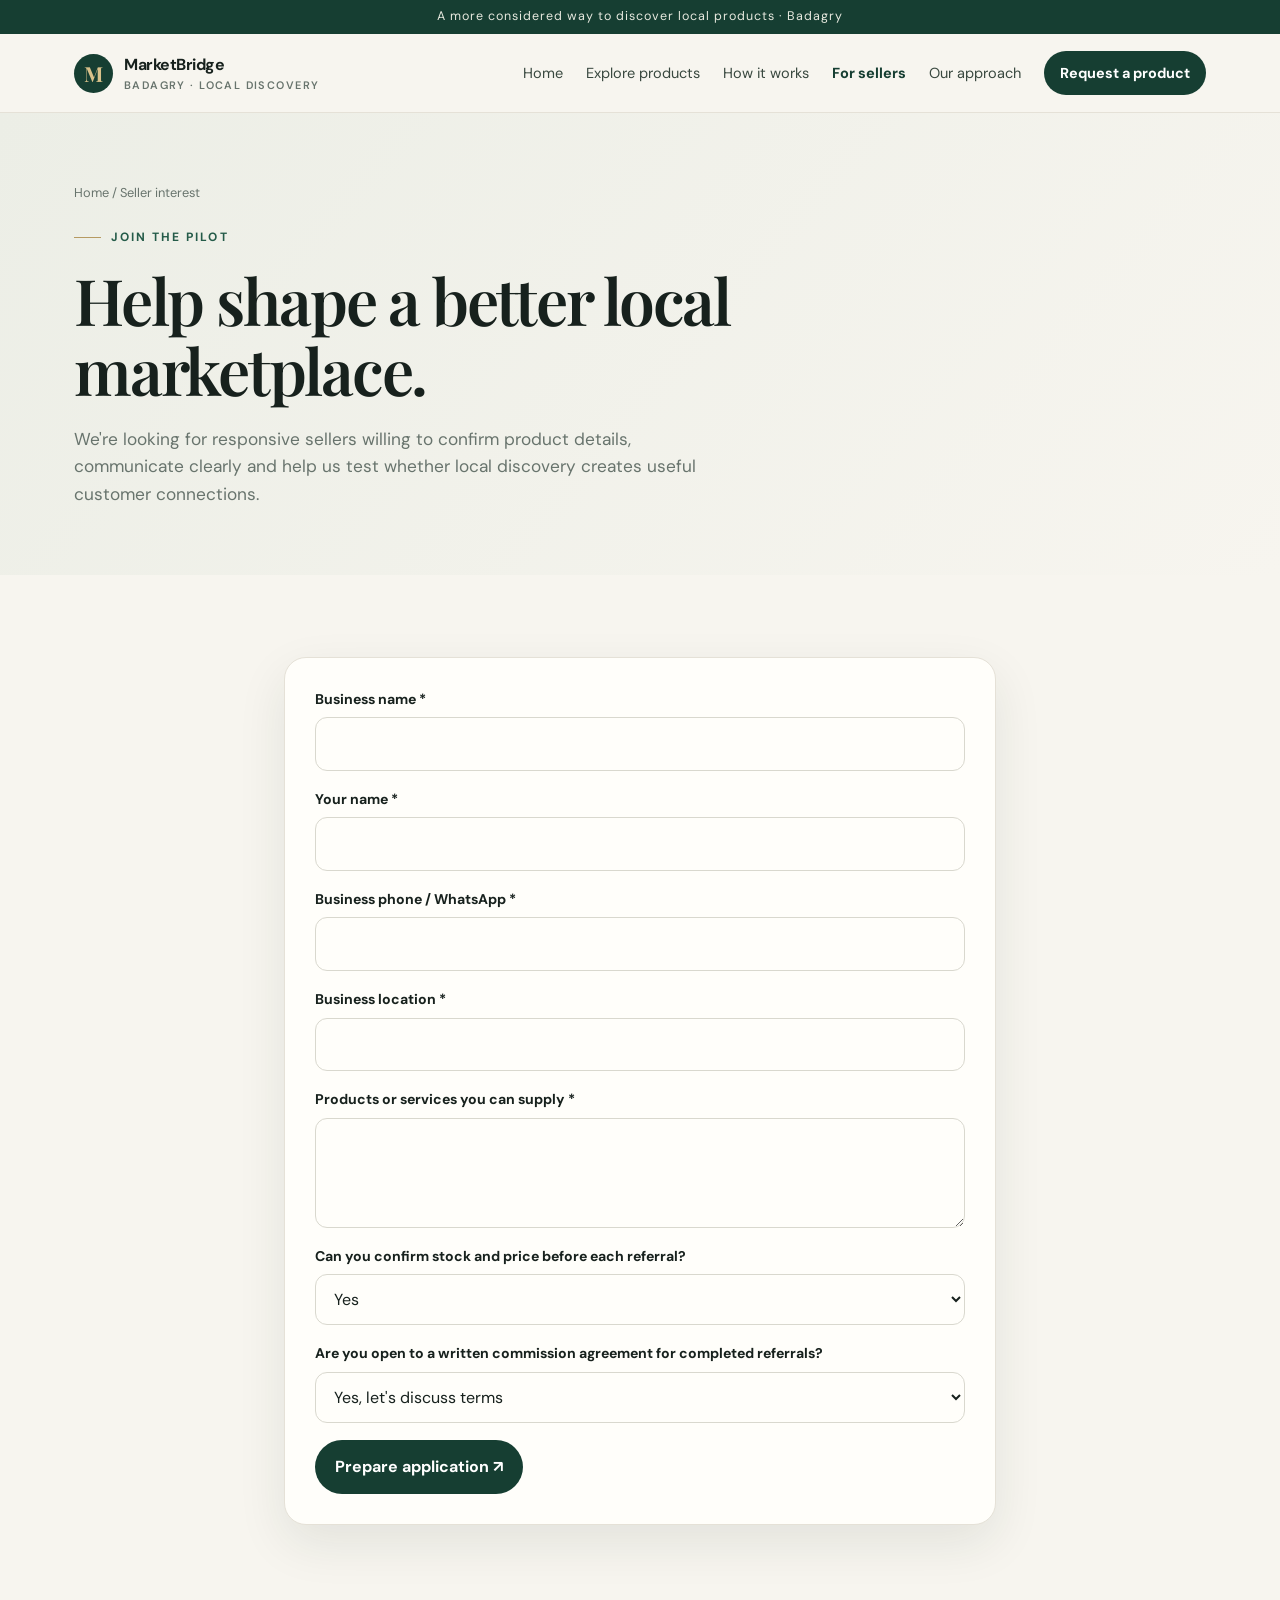
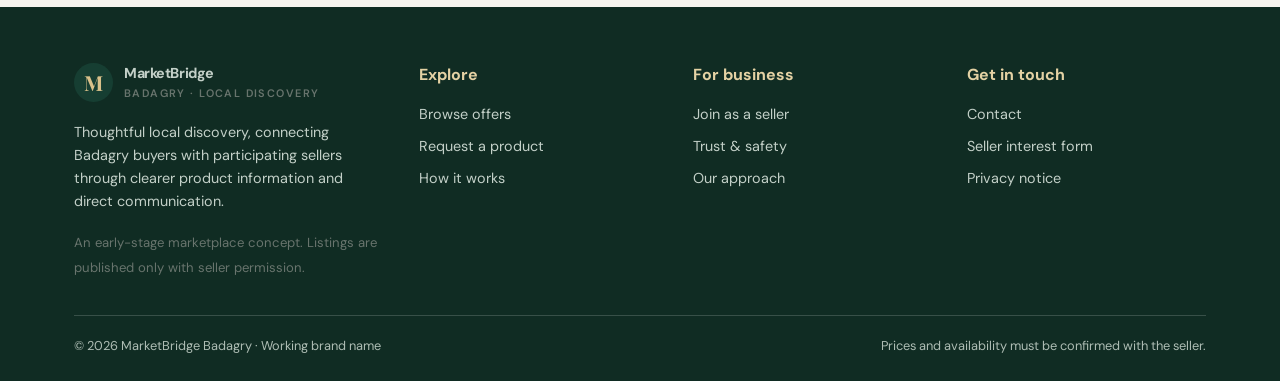
<file: seller-form.html>
<!doctype html>
<html lang="en"><head><meta charset="utf-8"><meta name="viewport" content="width=device-width,initial-scale=1"><meta name="description" content="MarketBridge Badagry helps buyers discover products and connect with participating local sellers."><meta name="theme-color" content="#163e32"><title>Seller interest | MarketBridge Badagry</title><link rel="stylesheet" href="styles.css"></head>
<body data-page="sellers"><div id="site-header"></div><main>
<section class="page-hero"><div class="container"><div class="breadcrumb">Home / Seller interest</div><span class="eyebrow">Join the pilot</span><h1>Help shape a better local marketplace.</h1><p>We're looking for responsive sellers willing to confirm product details, communicate clearly and help us test whether local discovery creates useful customer connections.</p></div></section><section class="section"><div class="container" style="max-width:760px"><form class="form-card" data-demo-form data-subject="MarketBridge pilot seller application"><div class="field"><label>Business name *</label><input required name="Business name"></div><div class="field"><label>Your name *</label><input required name="Contact name"></div><div class="field"><label>Business phone / WhatsApp *</label><input required name="Phone or WhatsApp"></div><div class="field"><label>Business location *</label><input required name="Location"></div><div class="field"><label>Products or services you can supply *</label><textarea required name="Products and services"></textarea></div><div class="field"><label>Can you confirm stock and price before each referral?</label><select name="Stock confirmation"><option>Yes</option><option>Sometimes — please discuss</option></select></div><div class="field"><label>Are you open to a written commission agreement for completed referrals?</label><select name="Commission agreement"><option>Yes, let's discuss terms</option><option>I prefer another arrangement</option><option>I need more information</option></select></div><button type="submit">Prepare application ↗</button></form></div></section>
</main><div id="site-footer"></div><div class="toast" id="toast" role="status" aria-live="polite"></div><script src="app.js"></script></body></html>
</file>
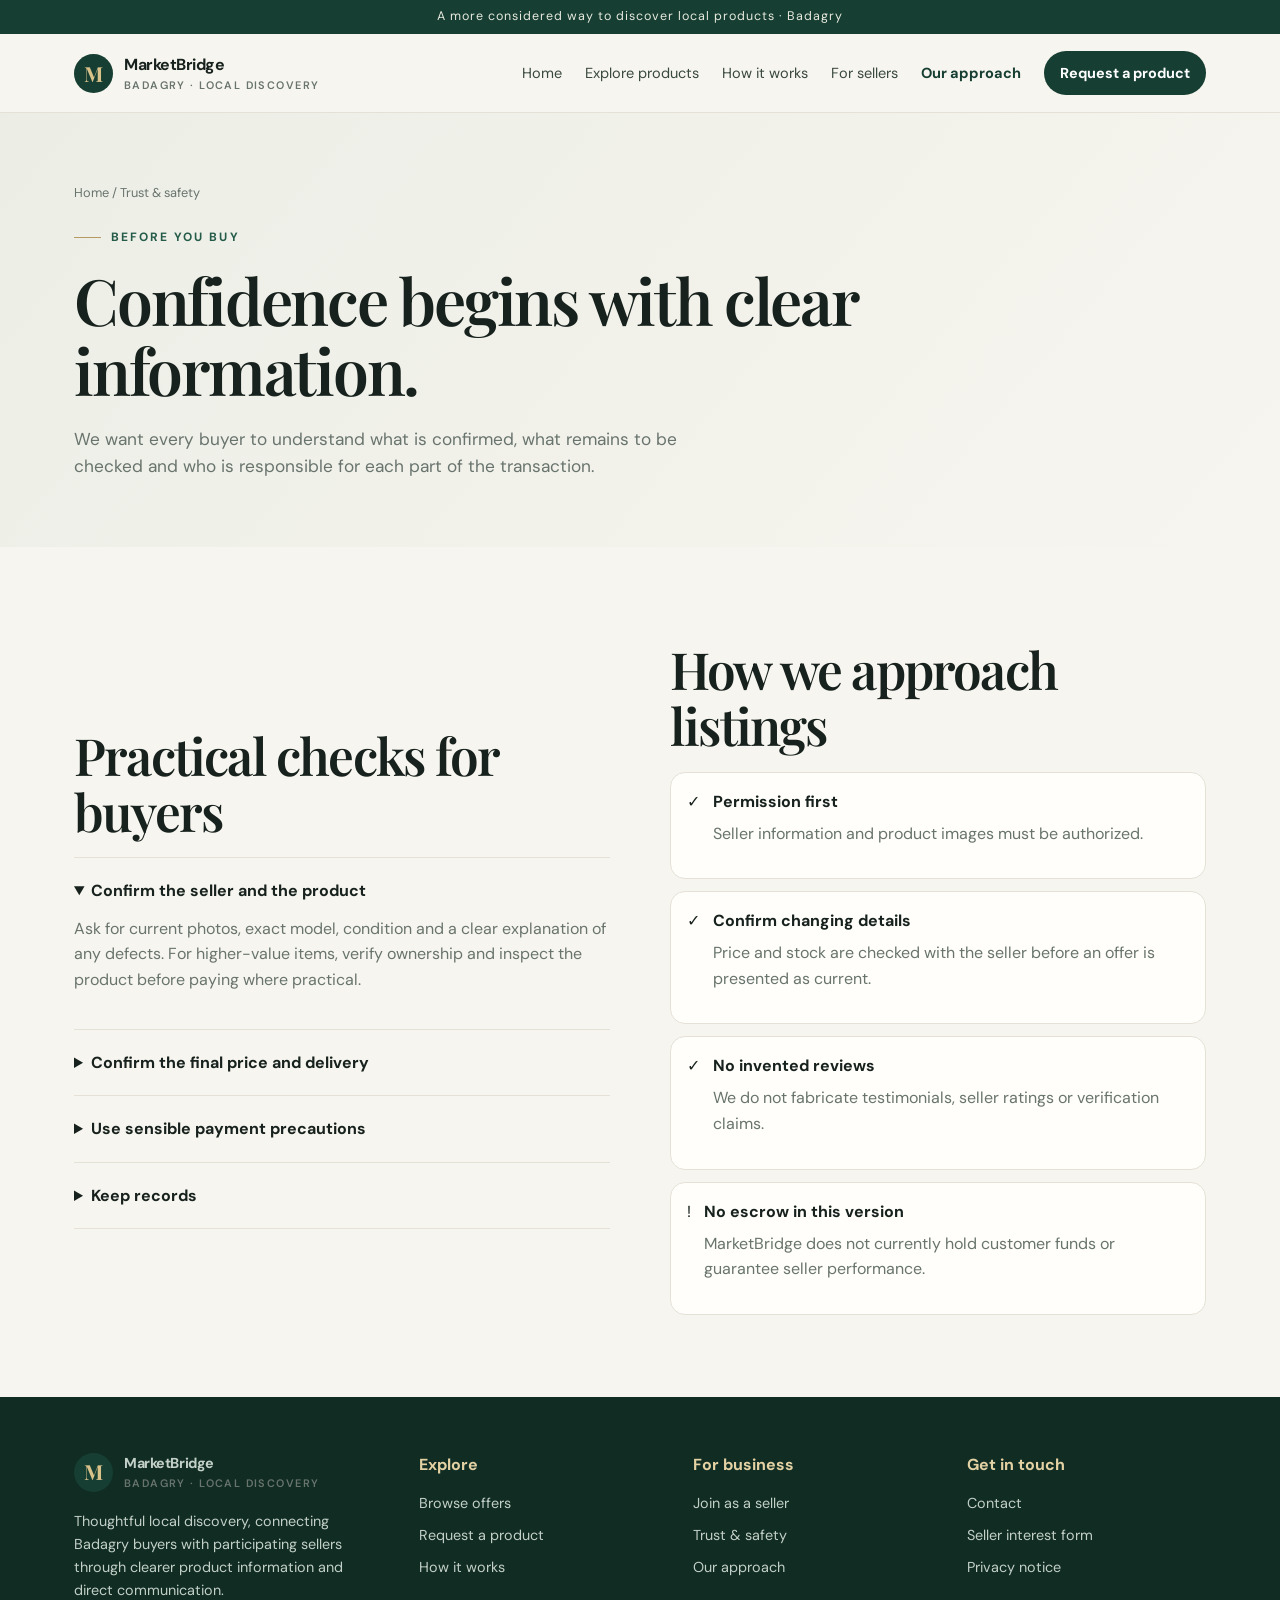
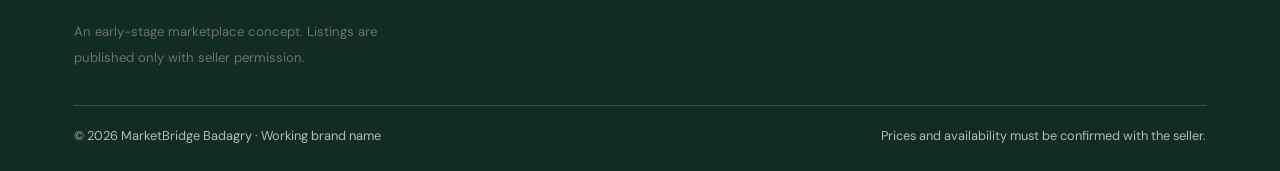
<file: trust.html>
<!doctype html>
<html lang="en"><head><meta charset="utf-8"><meta name="viewport" content="width=device-width,initial-scale=1"><meta name="description" content="MarketBridge Badagry helps buyers discover products and connect with participating local sellers."><meta name="theme-color" content="#163e32"><title>Trust and safety | MarketBridge Badagry</title><link rel="stylesheet" href="styles.css"></head>
<body data-page="about"><div id="site-header"></div><main>
<section class="page-hero"><div class="container"><div class="breadcrumb">Home / Trust & safety</div><span class="eyebrow">Before you buy</span><h1>Confidence begins with clear information.</h1><p>We want every buyer to understand what is confirmed, what remains to be checked and who is responsible for each part of the transaction.</p></div></section>
<section class="section"><div class="container split"><div><h2>Practical checks for buyers</h2><div class="faq"><details open><summary>Confirm the seller and the product</summary><p>Ask for current photos, exact model, condition and a clear explanation of any defects. For higher-value items, verify ownership and inspect the product before paying where practical.</p></details><details><summary>Confirm the final price and delivery</summary><p>Ask whether delivery, installation, accessories or other charges are included. Get the agreed terms in writing.</p></details><details><summary>Use sensible payment precautions</summary><p>Avoid paying an unfamiliar seller under pressure. Use a payment method with suitable protections where available, and never share passwords, PINs or one-time codes.</p></details><details><summary>Keep records</summary><p>Keep the listing, messages, payment evidence and delivery details in case you need to resolve a dispute.</p></details></div></div><div><h2>How we approach listings</h2><div class="contact-list"><div class="contact-item"><span>✓</span><div><strong>Permission first</strong><p>Seller information and product images must be authorized.</p></div></div><div class="contact-item"><span>✓</span><div><strong>Confirm changing details</strong><p>Price and stock are checked with the seller before an offer is presented as current.</p></div></div><div class="contact-item"><span>✓</span><div><strong>No invented reviews</strong><p>We do not fabricate testimonials, seller ratings or verification claims.</p></div></div><div class="contact-item"><span>!</span><div><strong>No escrow in this version</strong><p>MarketBridge does not currently hold customer funds or guarantee seller performance.</p></div></div></div></div></div></section>
</main><div id="site-footer"></div><div class="toast" id="toast" role="status" aria-live="polite"></div><script src="app.js"></script></body></html>
</file>
<file: styles.css>
@import url('https://fonts.googleapis.com/css2?family=DM+Sans:wght@400;500;600;700&family=Playfair+Display:wght@500;600;700&display=swap');
:root{--ink:#17211d;--muted:#68746d;--paper:#f7f5ef;--white:#fffefa;--green:#163e32;--green2:#245b49;--gold:#b69a62;--line:#e5e1d7;--soft:#e9eee8;--shadow:0 18px 50px rgba(25,45,35,.09)}
*{box-sizing:border-box}html{scroll-behavior:smooth}body{margin:0;background:var(--paper);color:var(--ink);font-family:'DM Sans',Arial,sans-serif;line-height:1.6}a{color:inherit;text-decoration:none}button,input,select,textarea{font:inherit}button,.button{cursor:pointer;border:0;display:inline-flex;align-items:center;justify-content:center;gap:.55rem;border-radius:999px;padding:.9rem 1.25rem;background:var(--green);color:white;font-weight:700;transition:.2s}button:hover,.button:hover{background:var(--green2);transform:translateY(-1px)}.button.outline{background:transparent;color:var(--green);border:1px solid #bfc9c0}.button.light{background:var(--white);color:var(--green)}.button.small{padding:.65rem 1rem;font-size:.9rem}.topbar{background:var(--green);color:#e7e9df;text-align:center;padding:.45rem 1rem;font-size:.78rem;letter-spacing:.08em}.nav-wrap{background:rgba(247,245,239,.95);position:sticky;top:0;z-index:20;border-bottom:1px solid var(--line);backdrop-filter:blur(14px)}.nav{max-width:1180px;margin:auto;min-height:78px;padding:0 24px;display:flex;align-items:center;justify-content:space-between;gap:20px}.brand{display:flex;align-items:center;gap:11px;font-weight:700;letter-spacing:-.03em}.brand-mark{width:39px;height:39px;border-radius:50%;display:grid;place-items:center;background:var(--green);color:#d9c18a;font-family:'Playfair Display',serif;font-size:1.3rem}.brand small{display:block;font-size:.68rem;color:var(--muted);letter-spacing:.13em;text-transform:uppercase;font-weight:600}.nav-links{display:flex;gap:23px;align-items:center;font-size:.91rem;color:#39483f}.nav-links a.active,.nav-links a:hover{color:var(--green);font-weight:700}.menu-toggle{display:none;background:transparent;color:var(--green);border:1px solid var(--line);padding:.55rem .85rem}.container{max-width:1180px;margin:auto;padding:0 24px}.eyebrow{color:var(--green2);text-transform:uppercase;letter-spacing:.17em;font-size:.75rem;font-weight:700;display:flex;align-items:center;gap:10px}.eyebrow:before{content:'';width:27px;height:1px;background:var(--gold)}h1,h2,h3{font-family:'Playfair Display',Georgia,serif;line-height:1.1;letter-spacing:-.035em;font-weight:600}h1{font-size:clamp(2.8rem,6.3vw,5.6rem);margin:18px 0 20px}h2{font-size:clamp(2.1rem,4vw,3.5rem);margin:12px 0 18px}h3{font-size:1.45rem;margin:0 0 8px}p{color:var(--muted);margin:.4rem 0 1rem}.hero{padding:70px 0 74px;overflow:hidden}.hero-grid{display:grid;grid-template-columns:1.03fr .97fr;gap:55px;align-items:center}.hero-copy{max-width:610px}.hero-copy p{font-size:1.1rem;max-width:530px}.hero-actions{display:flex;gap:12px;flex-wrap:wrap;margin:27px 0 25px}.micro-proof{display:flex;gap:22px;flex-wrap:wrap;color:var(--muted);font-size:.84rem}.micro-proof span:before{content:'✓';color:var(--gold);font-weight:700;margin-right:7px}.hero-visual{min-height:490px;position:relative;border-radius:180px 180px 22px 22px;background:linear-gradient(145deg,#d9dfd4,#a6b8a8);overflow:hidden;display:flex;align-items:center;justify-content:center}.hero-visual:before{content:'';position:absolute;inset:25px;border:1px solid rgba(255,255,255,.7);border-radius:170px 170px 14px 14px}.arch{position:absolute;bottom:-15px;width:70%;height:76%;border-radius:48% 48% 0 0;background:linear-gradient(150deg,#315b48,#173b30);box-shadow:inset 18px 0 30px rgba(255,255,255,.08)}.arch:before{content:'';position:absolute;top:17%;left:23%;width:54%;height:65%;border-radius:48% 48% 0 0;background:linear-gradient(160deg,#d8c69a,#a48a59);border:8px solid #244638}.arch:after{content:'';position:absolute;bottom:0;left:38%;height:45%;width:24%;background:#f0e9d7;border-radius:45% 45% 0 0}.sun-disc{position:absolute;top:58px;right:70px;width:95px;height:95px;border-radius:50%;background:#f3e7c9}.visual-label{position:absolute;bottom:24px;left:24px;background:rgba(255,254,250,.94);padding:15px 18px;border-radius:14px;max-width:225px;box-shadow:var(--shadow);font-size:.84rem}.visual-label strong{display:block;color:var(--green);font-size:1rem}.section{padding:82px 0}.section.white{background:var(--white)}.section.green{background:var(--green);color:white}.section.green p{color:#d0dbd2}.section-head{display:flex;justify-content:space-between;gap:30px;align-items:end;margin-bottom:30px}.section-head>div{max-width:650px}.section-head p{max-width:560px}.cards{display:grid;grid-template-columns:repeat(3,1fr);gap:18px}.card{background:var(--white);border:1px solid var(--line);border-radius:20px;padding:25px;box-shadow:0 5px 20px rgba(25,45,35,.025)}.card-icon{width:48px;height:48px;border-radius:15px;background:var(--soft);display:grid;place-items:center;color:var(--green);font-size:1.3rem;margin-bottom:20px}.card p{font-size:.95rem}.card-link{font-weight:700;color:var(--green);font-size:.9rem}.split{display:grid;grid-template-columns:1fr 1fr;gap:60px;align-items:center}.feature-panel{background:#e7ebe2;border-radius:24px;padding:35px;min-height:330px;display:flex;flex-direction:column;justify-content:space-between}.feature-number{font-family:'Playfair Display',serif;font-size:5rem;color:var(--gold);line-height:1}.steps{display:grid;grid-template-columns:repeat(3,1fr);gap:20px;counter-reset:step}.step{border-top:1px solid rgba(255,255,255,.3);padding-top:20px}.step:before{counter-increment:step;content:'0' counter(step);display:block;color:#d4bd83;font-family:'Playfair Display',serif;font-size:2rem;margin-bottom:20px}.cta-band{background:#e8e5d9;border-radius:26px;padding:42px;display:flex;align-items:center;justify-content:space-between;gap:30px}.cta-band h2{font-size:2.4rem;max-width:600px}.page-hero{padding:70px 0 50px;background:linear-gradient(130deg,#eceee6,#f7f5ef)}.page-hero h1{font-size:clamp(2.8rem,5vw,4.6rem);max-width:800px}.page-hero p{max-width:650px;font-size:1.08rem}.breadcrumb{font-size:.8rem;color:var(--muted);margin-bottom:24px}.form-layout{display:grid;grid-template-columns:.72fr 1.28fr;gap:40px;align-items:start}.form-card{background:var(--white);border:1px solid var(--line);border-radius:22px;padding:30px;box-shadow:var(--shadow)}.field{display:flex;flex-direction:column;gap:7px;margin-bottom:17px}.field label{font-weight:700;font-size:.88rem}.field input,.field select,.field textarea{width:100%;padding:13px 14px;border:1px solid #d9d8ce;border-radius:12px;background:#fffefa;color:var(--ink);outline:none}.field input:focus,.field select:focus,.field textarea:focus{border-color:var(--green2);box-shadow:0 0 0 3px rgba(36,91,73,.1)}.field textarea{min-height:110px;resize:vertical}.form-grid{display:grid;grid-template-columns:1fr 1fr;gap:0 14px}.notice{background:#edf1e9;border-radius:14px;padding:16px;color:#435449;font-size:.9rem}.filters{display:flex;gap:10px;flex-wrap:wrap;margin:22px 0}.filters input,.filters select{border:1px solid var(--line);border-radius:999px;padding:11px 15px;background:var(--white);min-width:190px}.listing-grid{display:grid;grid-template-columns:repeat(3,1fr);gap:18px}.listing{background:var(--white);border:1px solid var(--line);border-radius:20px;overflow:hidden}.listing-art{height:155px;background:linear-gradient(135deg,#e1e7dd,#c3d0c4);display:grid;place-items:center;color:var(--green);font-size:2.5rem}.listing-body{padding:20px}.tag{display:inline-block;padding:5px 9px;border-radius:999px;background:#edf1e9;color:var(--green);font-size:.72rem;font-weight:700}.listing-price{font-size:1.2rem;color:var(--green);font-weight:700;margin:12px 0}.listing small{color:var(--muted)}.empty-state{padding:30px;text-align:center;background:var(--white);border:1px dashed #c9cbbf;border-radius:18px;grid-column:1/-1}.faq{border-top:1px solid var(--line)}details{border-bottom:1px solid var(--line);padding:20px 0}summary{font-weight:700;cursor:pointer}details p{margin-top:12px}.footer{background:#102c23;color:white;padding:55px 0 25px}.footer-grid{display:grid;grid-template-columns:1.3fr 1fr 1fr 1fr;gap:35px}.footer .brand{margin-bottom:18px}.footer p,.footer a{color:#c3d0c8;font-size:.9rem}.footer h4{margin:0 0 15px;color:#e4d2a4}.footer-links{display:flex;flex-direction:column;gap:9px}.footer-bottom{border-top:1px solid rgba(255,255,255,.17);margin-top:35px;padding-top:20px;display:flex;justify-content:space-between;gap:20px;font-size:.8rem;color:#aebdb4}.toast{position:fixed;right:20px;bottom:20px;z-index:50;background:var(--green);color:white;padding:16px 20px;border-radius:14px;box-shadow:var(--shadow);max-width:340px;display:none}.toast.show{display:block}.modal-backdrop{display:none;position:fixed;inset:0;background:rgba(14,28,21,.55);z-index:60;align-items:center;justify-content:center;padding:20px}.modal-backdrop.show{display:flex}.modal{background:var(--white);padding:30px;border-radius:22px;max-width:500px;width:100%;position:relative}.modal-close{position:absolute;right:15px;top:15px;background:#edf1e9;color:var(--green);padding:.4rem .7rem}.small-note{font-size:.82rem;color:var(--muted)}.pill-row{display:flex;flex-wrap:wrap;gap:9px}.pill{border:1px solid var(--line);border-radius:999px;padding:8px 12px;background:var(--white);font-size:.82rem}.pill:hover{border-color:var(--gold)}.contact-list{display:grid;gap:12px}.contact-item{display:flex;gap:13px;align-items:start;padding:16px;background:var(--white);border:1px solid var(--line);border-radius:15px}.contact-item strong{display:block}.muted-bg{background:#f0eee6}.hide{display:none!important}
@media(max-width:900px){.nav-links{gap:13px;font-size:.84rem}.hero-grid{gap:30px}.hero-visual{min-height:420px}.cards,.listing-grid{grid-template-columns:repeat(2,1fr)}.footer-grid{grid-template-columns:repeat(2,1fr)}.split{gap:30px}.form-layout{grid-template-columns:1fr}}
@media(max-width:680px){.topbar{font-size:.68rem}.nav{min-height:68px;padding:0 17px}.menu-toggle{display:inline-flex}.nav-links{display:none;position:absolute;top:68px;left:0;right:0;padding:20px;background:var(--paper);border-bottom:1px solid var(--line);flex-direction:column;align-items:stretch;gap:0}.nav-links.open{display:flex}.nav-links a{padding:12px 5px;border-bottom:1px solid var(--line)}.nav-links .button{margin-top:12px}.container{padding:0 18px}.hero{padding:45px 0 55px}.hero-grid,.split{grid-template-columns:1fr}.hero-visual{min-height:370px;max-width:460px;width:100%;margin:0 auto}.hero-copy p{font-size:1rem}.micro-proof{gap:10px}.section{padding:58px 0}.section-head{display:block}.cards,.listing-grid{grid-template-columns:1fr}.cta-band{padding:28px;display:block}.cta-band .button{margin-top:10px}.steps{grid-template-columns:1fr;gap:25px}.step:before{margin-bottom:8px}.page-hero{padding:45px 0 35px}.form-card{padding:21px}.form-grid{grid-template-columns:1fr}.footer-grid{grid-template-columns:1fr 1fr;gap:25px}.footer-grid>div:first-child{grid-column:1/-1}.footer-bottom{display:block}.footer-bottom span{display:block;margin-top:8px}.feature-panel{min-height:260px;padding:25px}}
</file>
